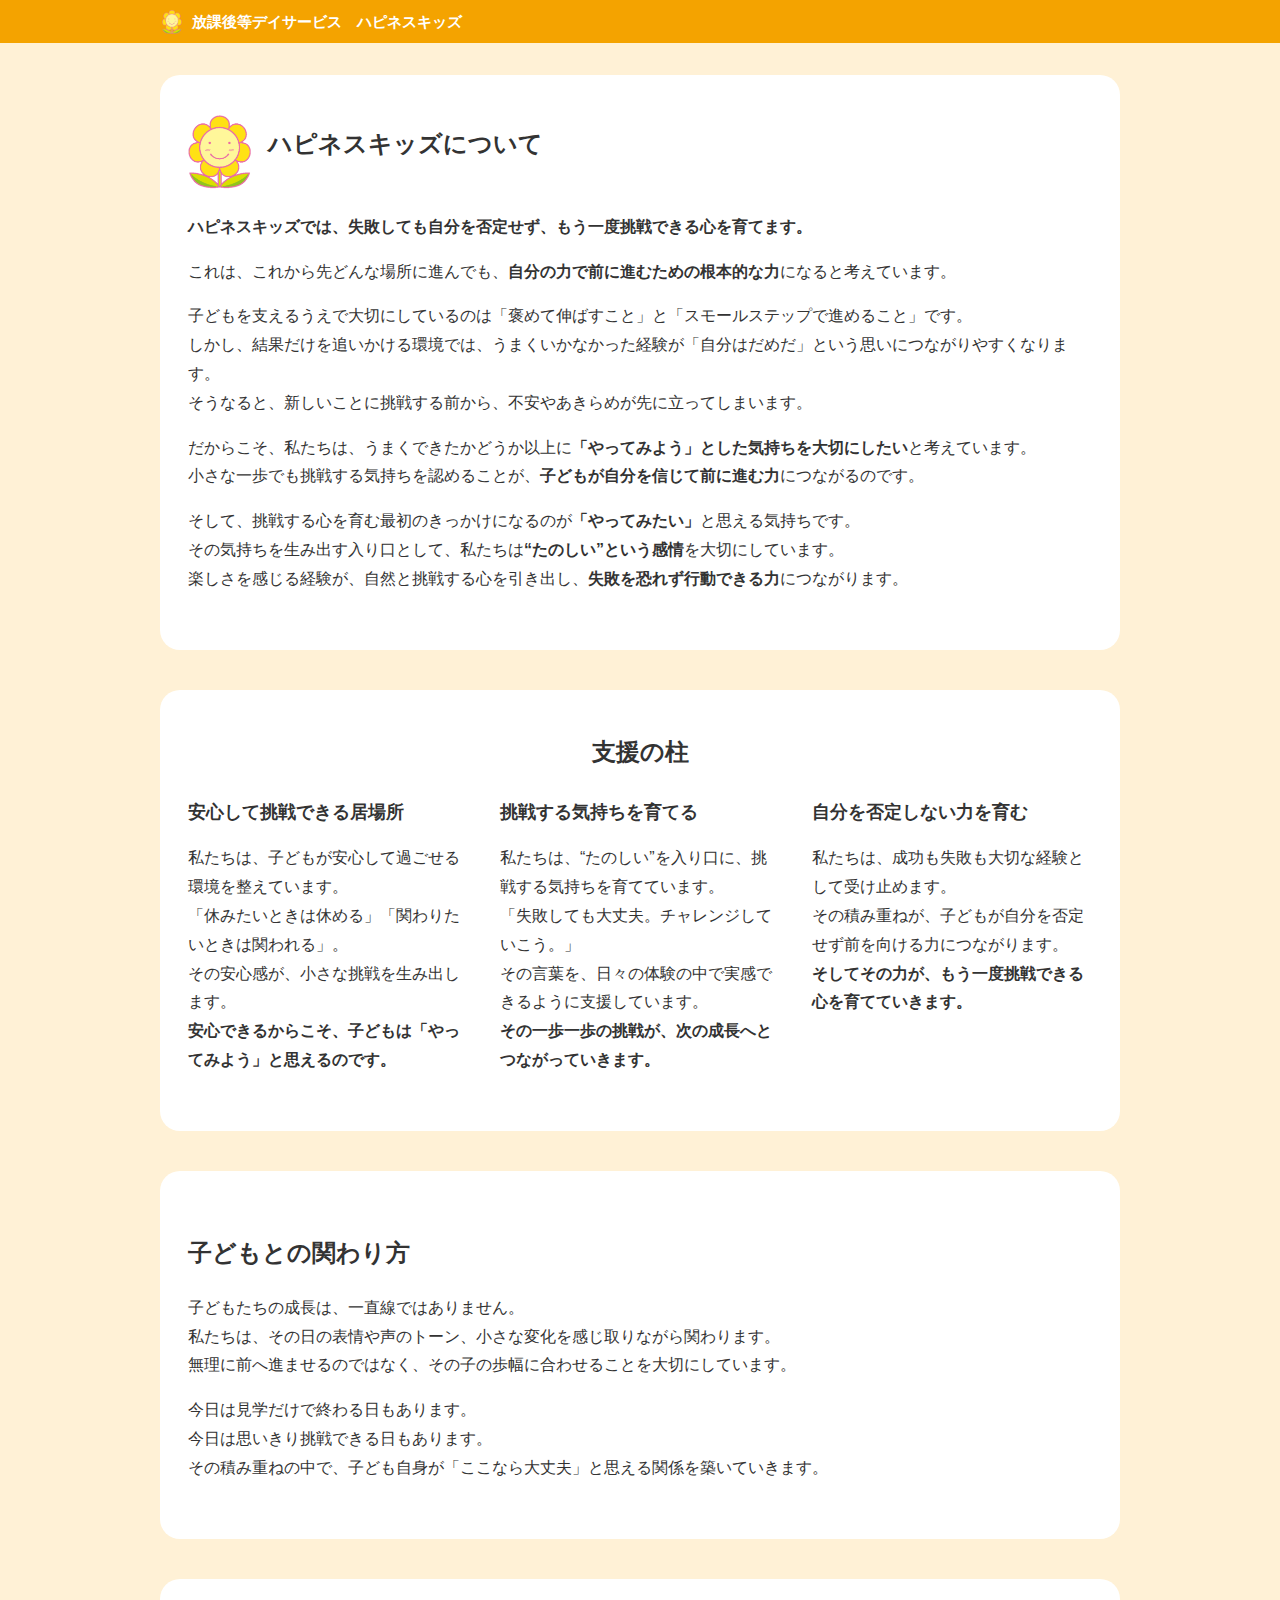
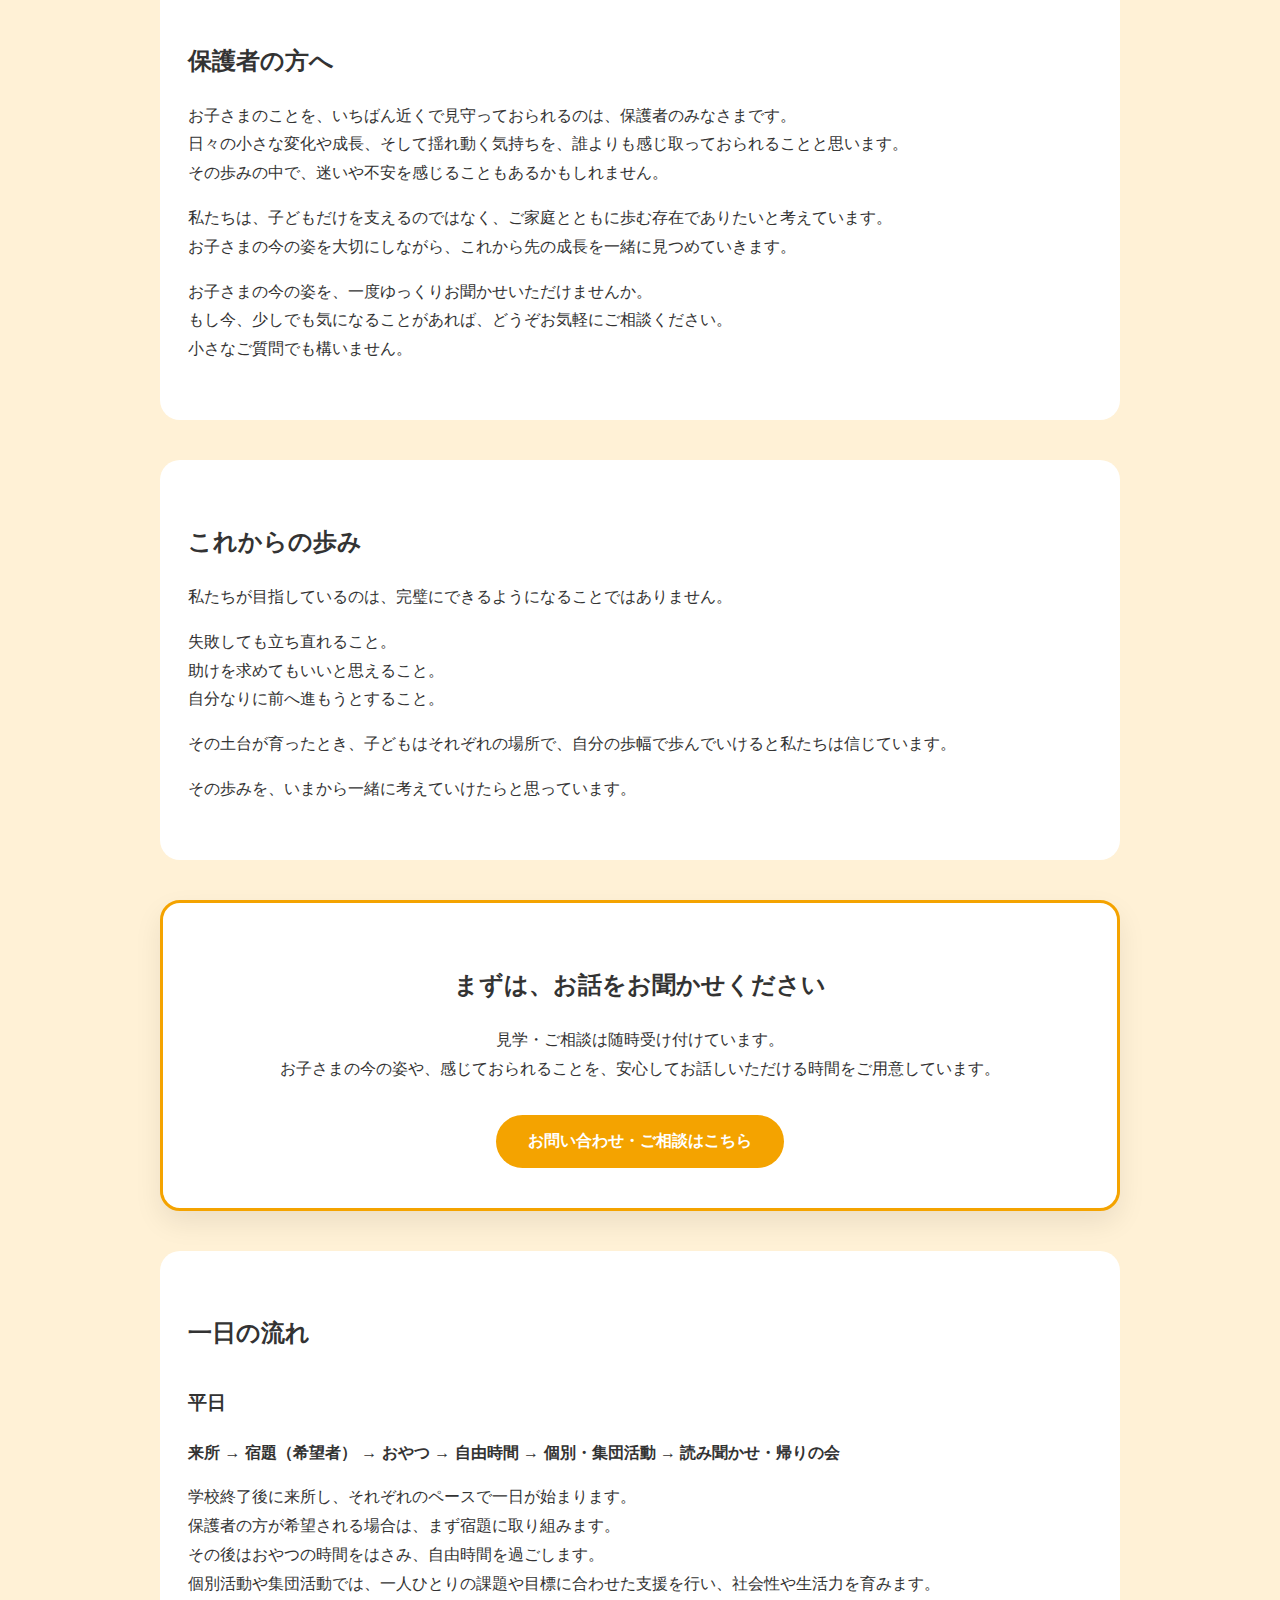
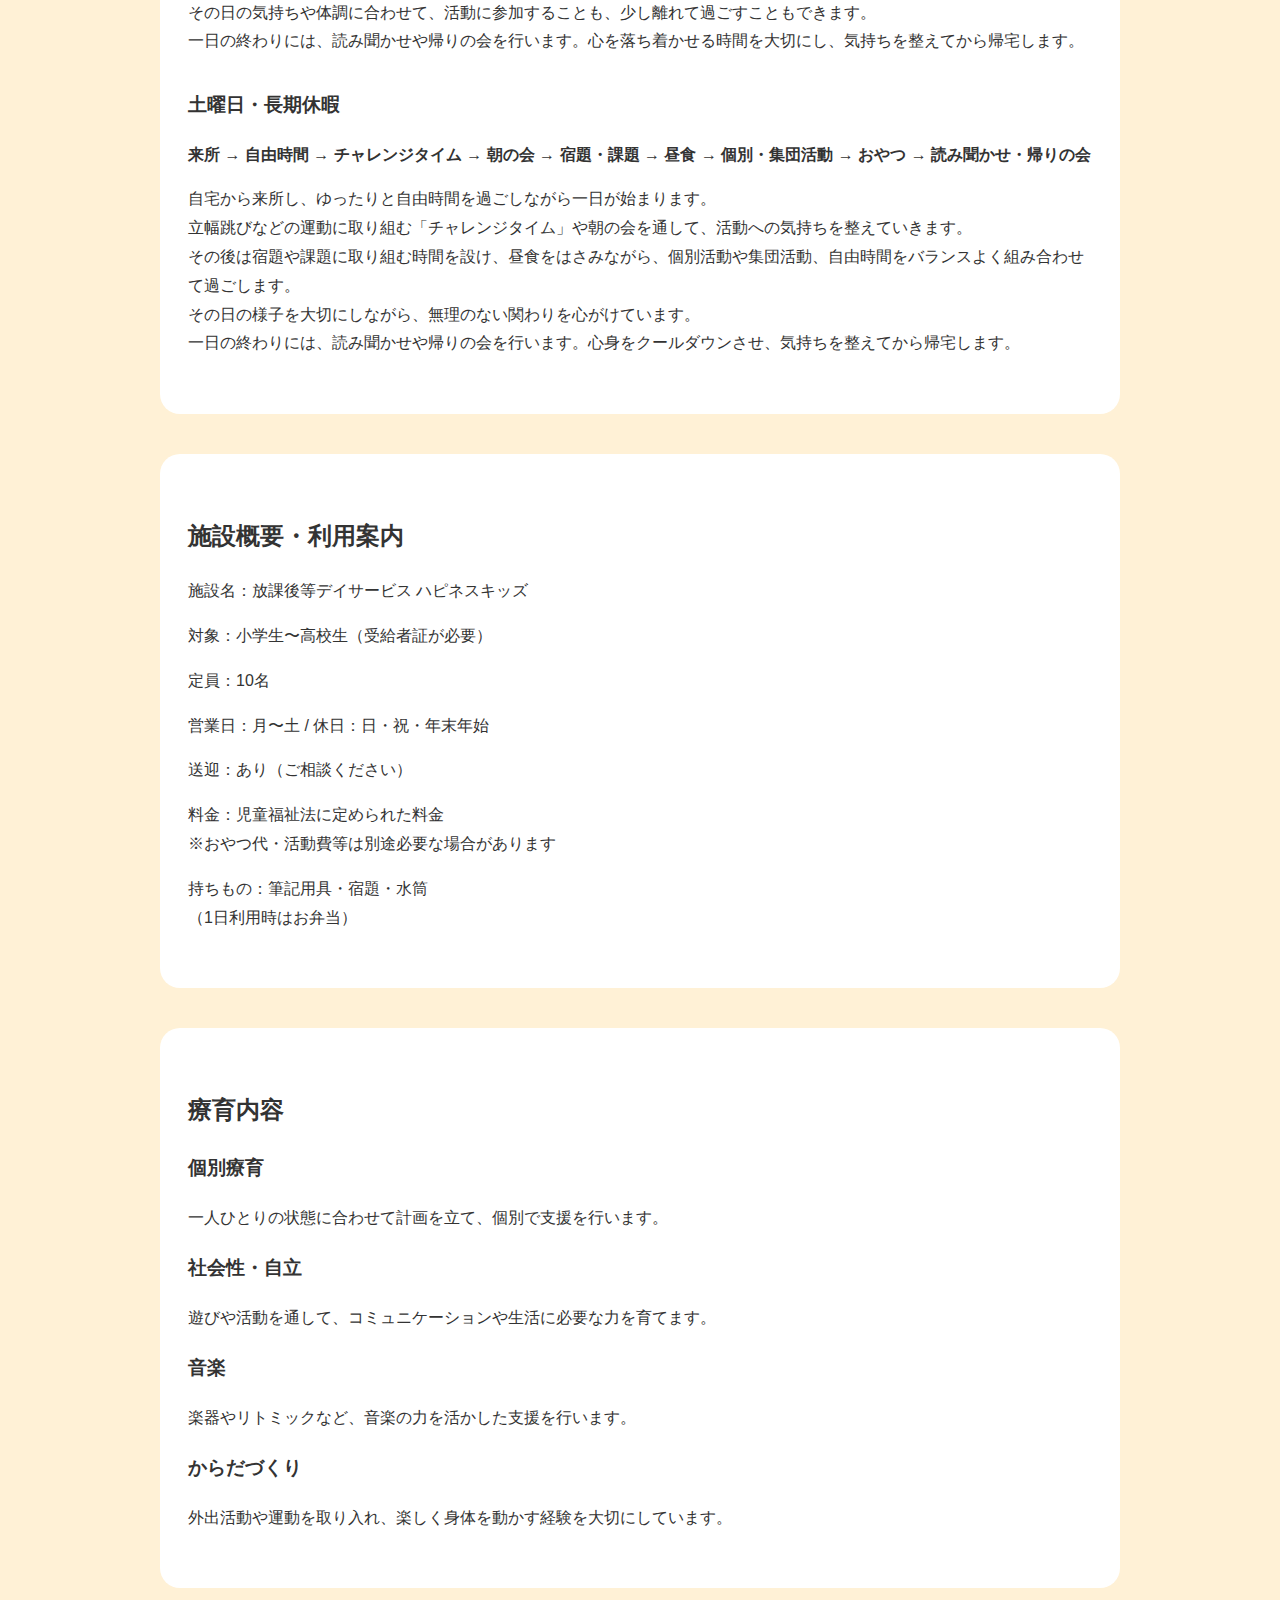
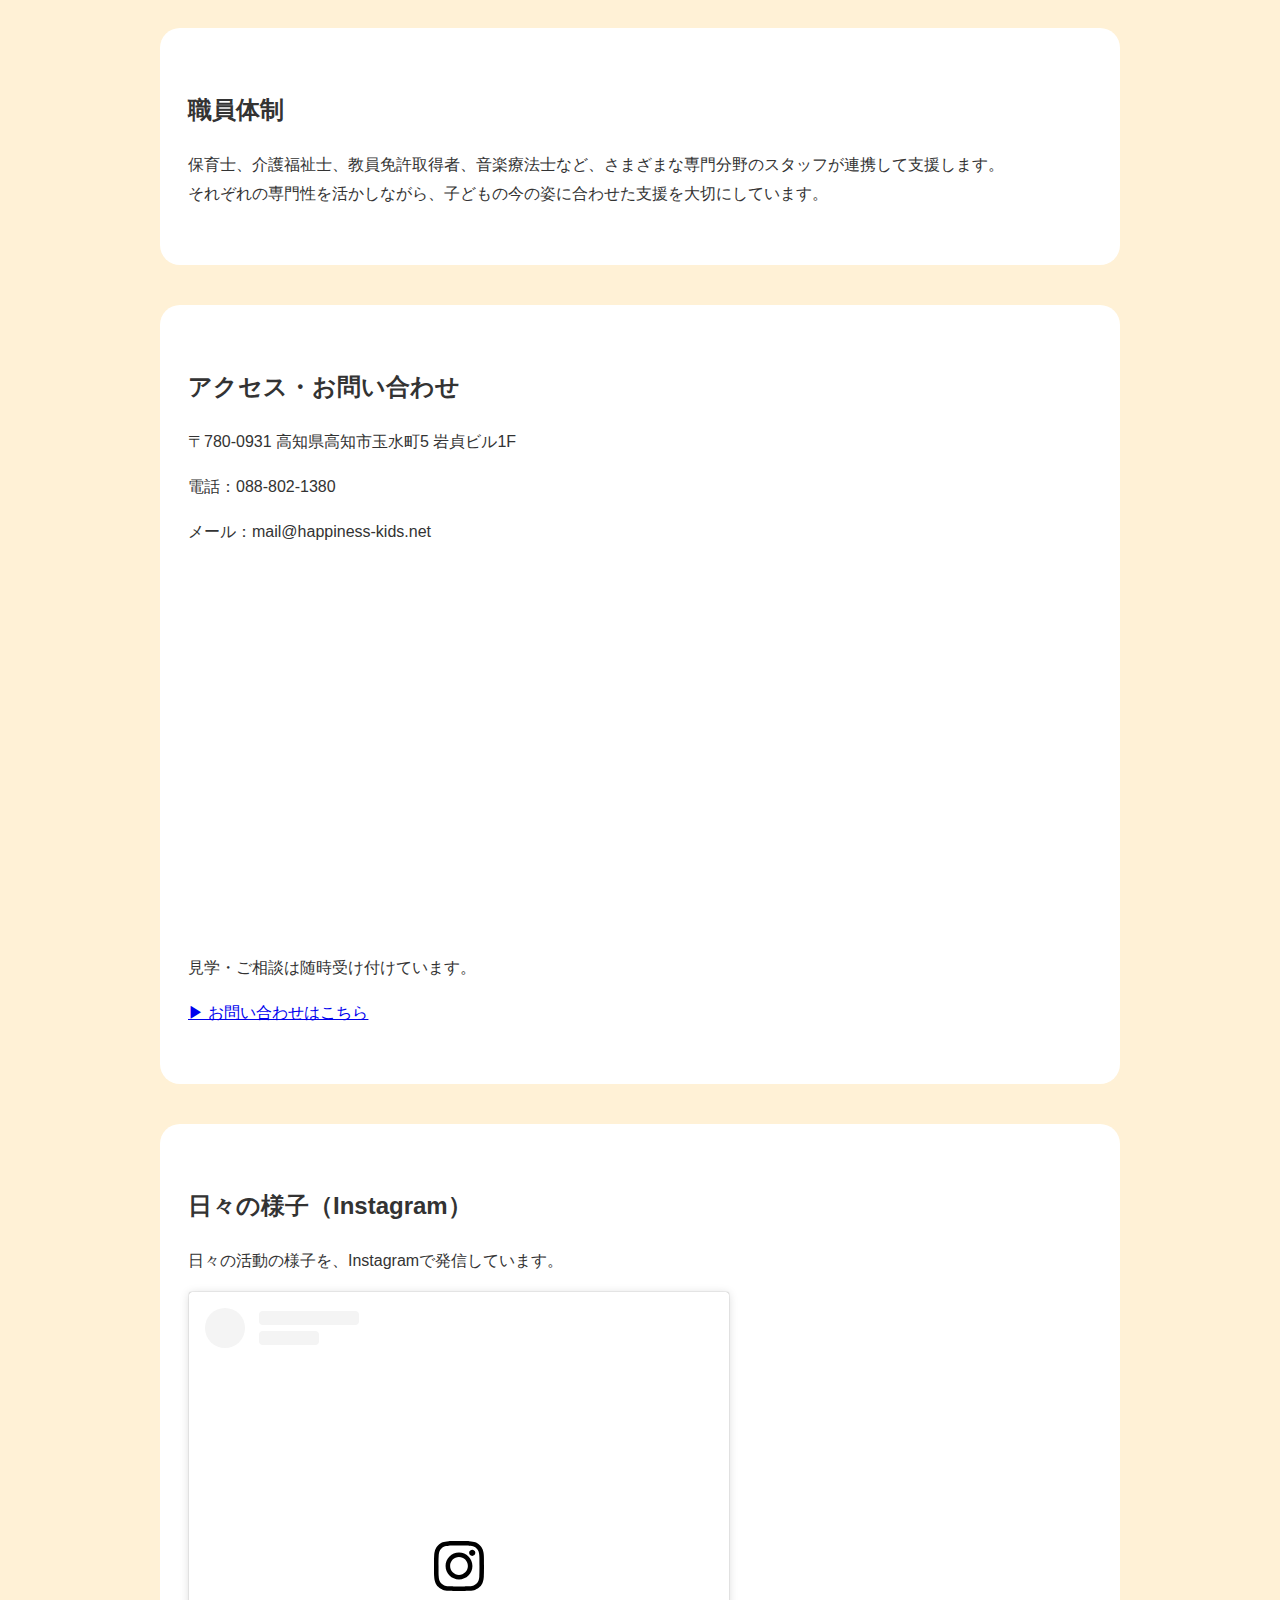
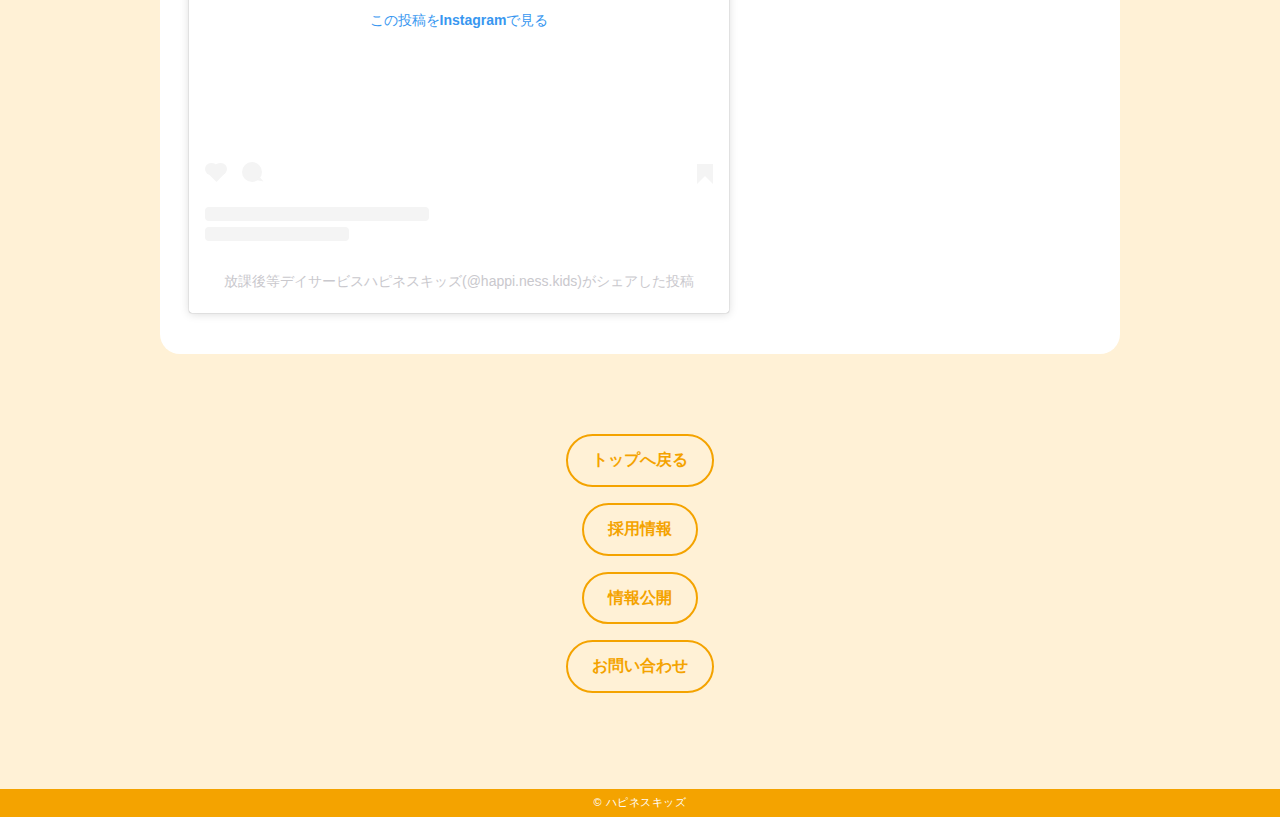
<file: about/index.html>
<!DOCTYPE html>
<!-- about/index.html Version 1.1 確定版（構造・リンク整合済み） -->
<html lang="ja">
<head>
  <meta charset="UTF-8">
  <meta name="viewport" content="width=device-width, initial-scale=1.0">
  <title>ハピネスキッズについて</title>
 <link rel="stylesheet" href="/assets/css/common.css"
</head>
<body>

<!-- ヘッダー（ページトップと完全一致） -->
<header class="site-header">
  <div class="site-header-inner">
    <img src="/assets/images/icon.png" class="site-icon" alt="">
    <span class="site-title">放課後等デイサービス　ハピネスキッズ</span>
  </div>
</header>

<!-- イントロ部 -->
<section class="about-intro">
  <div class="about-intro-header">
    <img src="/assets/images/icon.png" class="about-intro-icon" alt="">
      <h1>ハピネスキッズについて</h1>
  </div>

  <p><strong>ハピネスキッズでは、失敗しても自分を否定せず、もう一度挑戦できる心を育てます。</strong></p>

  <p>これは、これから先どんな場所に進んでも、<strong>自分の力で前に進むための根本的な力</strong>になると考えています。</p>

  <p>子どもを支えるうえで大切にしているのは「褒めて伸ばすこと」と「スモールステップで進めること」です。<br>
  しかし、結果だけを追いかける環境では、うまくいかなかった経験が「自分はだめだ」という思いにつながりやすくなります。<br>
  そうなると、新しいことに挑戦する前から、不安やあきらめが先に立ってしまいます。</p>

  <p>だからこそ、私たちは、うまくできたかどうか以上に<strong>「やってみよう」とした気持ちを大切にしたい</strong>と考えています。<br>
  小さな一歩でも挑戦する気持ちを認めることが、<strong>子どもが自分を信じて前に進む力</strong>につながるのです。</p>

  <p>そして、挑戦する心を育む最初のきっかけになるのが<strong>「やってみたい」</strong>と思える気持ちです。<br>
  その気持ちを生み出す入り口として、私たちは<strong>“たのしい”という感情</strong>を大切にしています。<br>
  楽しさを感じる経験が、自然と挑戦する心を引き出し、<strong>失敗を恐れず行動できる力</strong>につながります。</p>
</section>

<section class="about-pillars">
  <h2>支援の柱</h2>

  <div class="about-pillar-cards">
    <div class="about-pillar">
      <h3>安心して挑戦できる居場所</h3>
      <p>私たちは、子どもが安心して過ごせる環境を整えています。<br>
      「休みたいときは休める」「関わりたいときは関われる」。<br>
      その安心感が、小さな挑戦を生み出します。<br>
      <strong>安心できるからこそ、子どもは「やってみよう」と思えるのです。</strong></p>
    </div>
     <div class="about-pillar">
      <h3>挑戦する気持ちを育てる</h3>
      <p>私たちは、“たのしい”を入り口に、挑戦する気持ちを育てています。<br>
      「失敗しても大丈夫。チャレンジしていこう。」<br>
      その言葉を、日々の体験の中で実感できるように支援しています。<br>
      <strong>その一歩一歩の挑戦が、次の成長へとつながっていきます。</strong></p>
    </div>
     <div class="about-pillar">
      <h3>自分を否定しない力を育む</h3>
      <p>私たちは、成功も失敗も大切な経験として受け止めます。<br>
      その積み重ねが、子どもが自分を否定せず前を向ける力につながります。<br>
      <strong>そしてその力が、もう一度挑戦できる心を育てていきます。</strong></p>
    </div>
  </div>
</section>

<section class="about-relationship">
  <h2>子どもとの関わり方</h2>
  <p>
    子どもたちの成長は、一直線ではありません。<br>
    私たちは、その日の表情や声のトーン、小さな変化を感じ取りながら関わります。<br>
    無理に前へ進ませるのではなく、その子の歩幅に合わせることを大切にしています。
  </p>
  <p>
    今日は見学だけで終わる日もあります。<br>
    今日は思いきり挑戦できる日もあります。<br>
    その積み重ねの中で、子ども自身が「ここなら大丈夫」と思える関係を築いていきます。
  </p>
</section>

<section class="about-parents">
  <h2>保護者の方へ</h2>
  <p>お子さまのことを、いちばん近くで見守っておられるのは、保護者のみなさまです。<br>
  日々の小さな変化や成長、そして揺れ動く気持ちを、誰よりも感じ取っておられることと思います。<br>
  その歩みの中で、迷いや不安を感じることもあるかもしれません。</p>
  <p>私たちは、子どもだけを支えるのではなく、ご家庭とともに歩む存在でありたいと考えています。<br>
  お子さまの今の姿を大切にしながら、これから先の成長を一緒に見つめていきます。</p>
  <p>お子さまの今の姿を、一度ゆっくりお聞かせいただけませんか。<br>
  もし今、少しでも気になることがあれば、どうぞお気軽にご相談ください。<br>
  小さなご質問でも構いません。</p>
</section>

<section class="about-future">
  <h2>これからの歩み</h2>
  <p>私たちが目指しているのは、完璧にできるようになることではありません。</p>
  <p>失敗しても立ち直れること。<br>助けを求めてもいいと思えること。<br>自分なりに前へ進もうとすること。</p>
  <p>その土台が育ったとき、子どもはそれぞれの場所で、自分の歩幅で歩んでいけると私たちは信じています。</p>
  <p>その歩みを、いまから一緒に考えていけたらと思っています。</p>
</section>

<section class="about-cta">
  <h2>まずは、お話をお聞かせください</h2>
  <p>見学・ご相談は随時受け付けています。<br>
  お子さまの今の姿や、感じておられることを、安心してお話しいただける時間をご用意しています。</p>
  <a href="../contact/index.html" class="about-cta-button">お問い合わせ・ご相談はこちら</a>
</section>

<!-- 一日の流れ（CTAの下に配置） -->
<section class="about-daily-flow">
  <h2>一日の流れ</h2>

  <h3>平日</h3>
  <p><strong>来所 → 宿題（希望者） → おやつ → 自由時間 → 個別・集団活動 → 読み聞かせ・帰りの会</strong></p>
  <p>
    学校終了後に来所し、それぞれのペースで一日が始まります。<br>
    保護者の方が希望される場合は、まず宿題に取り組みます。<br>
    その後はおやつの時間をはさみ、自由時間を過ごします。<br>
    個別活動や集団活動では、一人ひとりの課題や目標に合わせた支援を行い、社会性や生活力を育みます。<br>
    その日の気持ちや体調に合わせて、活動に参加することも、少し離れて過ごすこともできます。<br>
    一日の終わりには、読み聞かせや帰りの会を行います。心を落ち着かせる時間を大切にし、気持ちを整えてから帰宅します。
  </p>

  <h3>土曜日・長期休暇</h3>
  <p><strong>来所 → 自由時間 → チャレンジタイム → 朝の会 → 宿題・課題 → 昼食 → 個別・集団活動 → おやつ → 読み聞かせ・帰りの会</strong></p>
  <p>
    自宅から来所し、ゆったりと自由時間を過ごしながら一日が始まります。<br>
    立幅跳びなどの運動に取り組む「チャレンジタイム」や朝の会を通して、活動への気持ちを整えていきます。<br>
    その後は宿題や課題に取り組む時間を設け、昼食をはさみながら、個別活動や集団活動、自由時間をバランスよく組み合わせて過ごします。<br>
    その日の様子を大切にしながら、無理のない関わりを心がけています。<br>
    一日の終わりには、読み聞かせや帰りの会を行います。心身をクールダウンさせ、気持ちを整えてから帰宅します。
  </p>
</section>

<section class="about-overview">
  <h2>施設概要・利用案内</h2>
  <p>施設名：放課後等デイサービス ハピネスキッズ</p>
  <p>対象：小学生〜高校生（受給者証が必要）</p>
  <p>定員：10名</p>
  <p>営業日：月〜土 / 休日：日・祝・年末年始</p>
  <p>送迎：あり（ご相談ください）</p>
  <p>料金：児童福祉法に定められた料金<br>※おやつ代・活動費等は別途必要な場合があります</p>
  <p>持ちもの：筆記用具・宿題・水筒<br>（1日利用時はお弁当）</p>
</section>

<section class="about-program">
  <h2>療育内容</h2>
  <h3>個別療育</h3>
  <p>一人ひとりの状態に合わせて計画を立て、個別で支援を行います。</p>
  <h3>社会性・自立</h3>
  <p>遊びや活動を通して、コミュニケーションや生活に必要な力を育てます。</p>
  <h3>音楽</h3>
  <p>楽器やリトミックなど、音楽の力を活かした支援を行います。</p>
  <h3>からだづくり</h3>
  <p>外出活動や運動を取り入れ、楽しく身体を動かす経験を大切にしています。</p>
</section>

<section class="about-staff">
  <h2>職員体制</h2>
  <p>保育士、介護福祉士、教員免許取得者、音楽療法士など、さまざまな専門分野のスタッフが連携して支援します。<br>
  それぞれの専門性を活かしながら、子どもの今の姿に合わせた支援を大切にしています。</p>
</section>

<section class="about-access">
  <h2>アクセス・お問い合わせ</h2>
  <p>〒780-0931 高知県高知市玉水町5 岩貞ビル1F</p>
  <p>電話：088-802-1380</p>
  <p>メール：mail@happiness-kids.net</p>

  <div class="about-access-map">
    <iframe src="https://www.google.com/maps/embed?pb=!1m18!1m12!1m3!1d3324.883469299897!2d133.5118423781368!3d33.55640388486059!2m3!1f0!2f0!3f0!3m2!1i1024!2i768!4f13.1!3m3!1m2!1s0x354e1901de86b59f%3A0x2adbbe6d3705aaec!2z5pS-6Kqy5b6M562J44OH44Kk44K144O844OT44K5IOODj-ODlOODjeOCueOCreODg-OCug!5e0!3m2!1sja!2sjp!4v1772012861291!5m2!1sja!2sjp" width="100%" height="350" style="border:0;" allowfullscreen="" loading="lazy" referrerpolicy="no-referrer-when-downgrade"></iframe>
  </div>

  <p>見学・ご相談は随時受け付けています。</p>
  <p><a href="../contact/index.html">▶ お問い合わせはこちら</a></p>
</section>

<!--
【Instagram設計：決定事項】
・表示は1投稿のみ（複数表示しない）
・投稿データは ./parts/instagram.txt に記載し、差し替えで更新する
・instagram.js により自動読み込み
・instagram.txt が空の場合はセクション自動非表示
  ※空白や改行のみの場合も「空」として非表示扱い
・営業的訴求はしない（実在感・日々の様子の補強が目的）
・フォロー誘導は強く行わない
-->
<section class="about-instagram">
  <h2>日々の様子（Instagram）</h2>
  <p>日々の活動の様子を、Instagramで発信しています。</p>

  <!-- ./parts/instagram.txt にInstagramの埋め込みコードを1件のみ記載してください -->
  <div id="instagram-embed"></div>
</section>

<!-- フッターリンク -->
<section class="about-footer-links">
  <div class="about-footer-link-item">
    <a href="../index.html" class="about-button-link about-button-sub">トップへ戻る</a>
  </div>
  <div class="about-footer-link-item">
    <a href="../recruit/" class="about-button-link about-button-sub">採用情報</a>
  </div>
  <div class="about-footer-link-item">
    <a href="../disclosure/" class="about-button-link about-button-sub">情報公開</a>
  </div>
  <div class="about-footer-link-item">
    <a href="../contact/index.html" class="about-button-link about-button-sub">お問い合わせ</a>
  </div>
</section>

<!-- フッター -->
<footer class="site-footer">
  <p>&copy; ハピネスキッズ</p>
</footer>

<script src="../assets/js/instagram.js"></script>
</body>
</html>
</file>
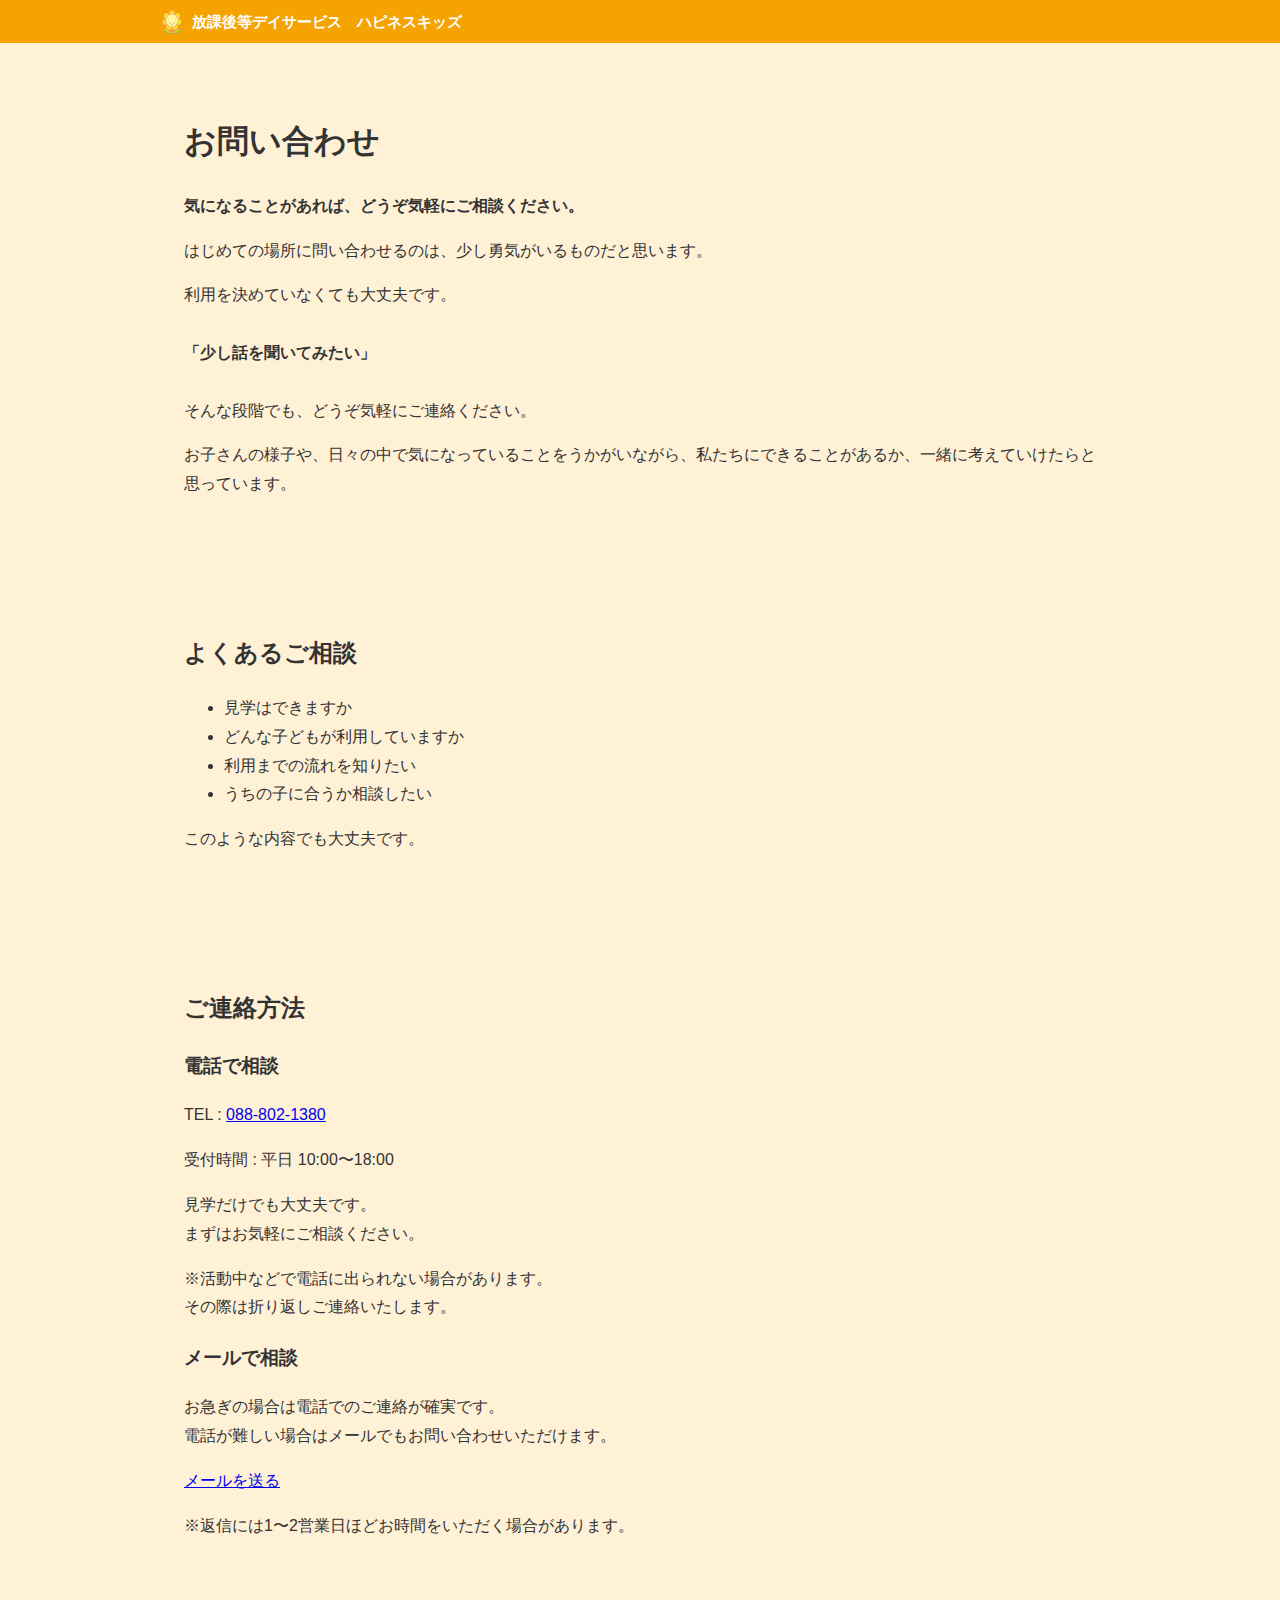
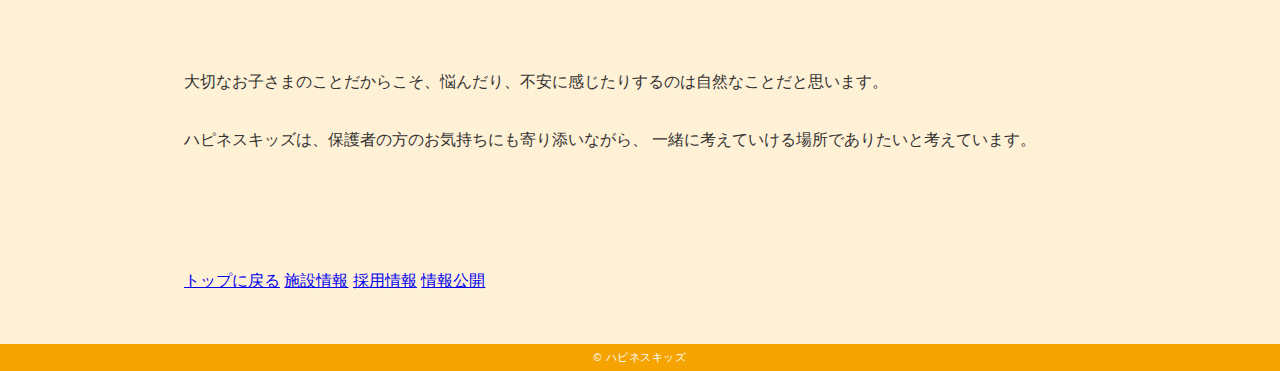
<file: contact/index.html>
<!DOCTYPE html>
<!-- contact/index.html 相談窓口ページ v1.0（確定版） -->
<html lang="ja">
<head>
  <meta charset="UTF-8">
  <meta name="viewport" content="width=device-width, initial-scale=1.0">
  <title>お問い合わせ | ハピネスキッズ</title>
  <link rel="stylesheet" href="../assets/css/common.css">
</head>
<body>

<!-- ヘッダー（aboutページと統一） -->
<header class="site-header">
  <div class="site-header-inner">
    <img src="/assets/images/icon.png" class="site-icon" alt="">
    <span class="site-title">放課後等デイサービス　ハピネスキッズ</span>
  </div>
</header>

<!-- ==============================
     Hero + Intro（統合カード）
============================== -->
<section class="contact-hero-intro">
  <div class="container">
    <h1>お問い合わせ</h1>

    <p>
      <strong>気になることがあれば、どうぞ気軽にご相談ください。</strong>
    </p>

    <p>
      はじめての場所に問い合わせるのは、少し勇気がいるものだと思います。
    </p>

    <p>
      利用を決めていなくても大丈夫です。<br><br>
      <strong>「少し話を聞いてみたい」</strong><br><br>
      そんな段階でも、どうぞ気軽にご連絡ください。
    </p>

    <p>
      お子さんの様子や、日々の中で気になっていることをうかがいながら、私たちにできることがあるか、一緒に考えていけたらと思っています。
    </p>
  </div>
</section>


<!-- ==============================
     よくあるご相談（カード化）
============================== -->
<section class="contact-faq">
  <div class="container">
    <h2>よくあるご相談</h2>
    <ul class="contact-faq-list">
      <li>見学はできますか</li>
      <li>どんな子どもが利用していますか</li>
      <li>利用までの流れを知りたい</li>
      <li>うちの子に合うか相談したい</li>
    </ul>
    <p>
      このような内容でも大丈夫です。
    </p>
  </div>
</section>


<!-- ==============================
     ご連絡方法
============================== -->

<section class="contact-methods-wrapper">
  <div class="container">

    <h2>ご連絡方法</h2>

    <div class="contact-cards">

      <div class="contact-card">
        <h3>電話で相談</h3>
        <p class="contact-phone">
          TEL : <a href="tel:0888021380" class="contact-phone-link" aria-label="電話をかける 088-802-1380">088-802-1380</a>
        </p>
                 
        <p>受付時間 : 平日 10:00〜18:00</p>
         
        <!-- ★ここに見学案内を移動、統合 -->
        <p class="contact-assist-text">
          見学だけでも大丈夫です。<br>
          まずはお気軽にご相談ください。
        </p> 

        <p class="contact-note">
          ※活動中などで電話に出られない場合があります。<br>
          その際は折り返しご連絡いたします。
        </p>
       
      </div>

      <div class="contact-card">
        <h3>メールで相談</h3>
        <p>
          お急ぎの場合は電話でのご連絡が確実です。<br>
          電話が難しい場合はメールでもお問い合わせいただけます。
        </p>
        <p>
          <a href="mailto:mail@happiness-kids.net" class="contact-mail-button" aria-label="メールで問い合わせる">メールを送る</a>
        </p>
        <p class="contact-note">
          ※返信には1〜2営業日ほどお時間をいただく場合があります。
        </p>
      </div>

    </div>

  </div>
</section>
<!-- ==============================
     クロージング
============================== -->
<section class="contact-closing">
  <div class="container">
    <p>
      大切なお子さまのことだからこそ、悩んだり、不安に感じたりするのは自然なことだと思います。<br><br>
      ハピネスキッズは、保護者の方のお気持ちにも寄り添いながら、
      一緒に考えていける場所でありたいと考えています。
    </p>
  </div>
</section>

<!-- フッターリンク（aboutページ構造に合わせる） -->
<section class="footer-nav">
  <a href="../index.html" class="footer-button back-to-top">トップに戻る</a>
  <a href="../about/" class="footer-button">施設情報</a>
  <a href="../recruit/" class="footer-button">採用情報</a>
  <a href="../disclosure/" class="footer-button">情報公開</a>
</section>

<!-- フッター -->
<footer class="site-footer">
  <p>&copy; ハピネスキッズ</p>
</footer>

</body>
</html>
</file>
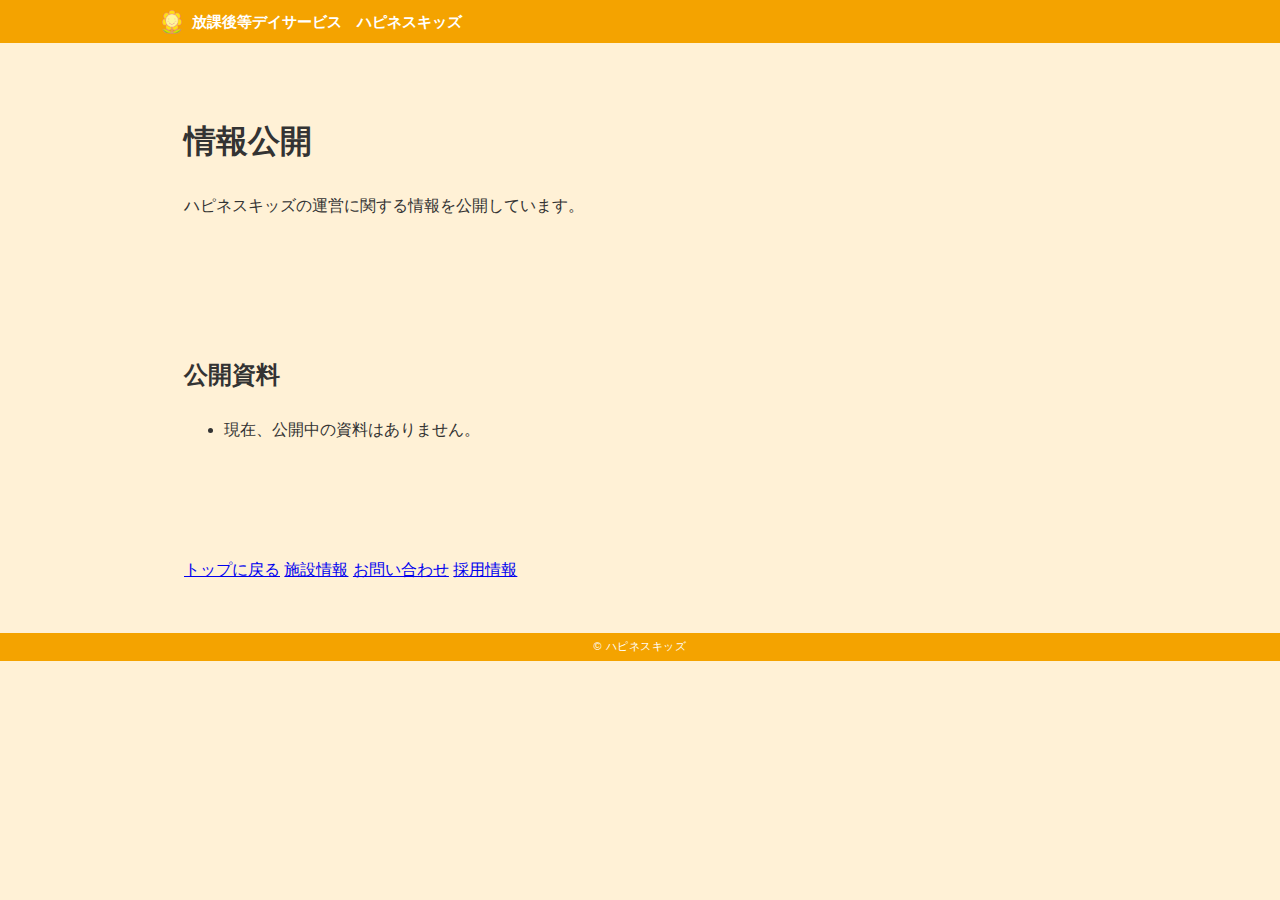
<file: disclosure/index.html>
<!DOCTYPE html>
<!-- disclosure/index.html 情報公開ページ v1.0 -->
<html lang="ja">
<head>
  <meta charset="UTF-8">
  <meta name="viewport" content="width=device-width, initial-scale=1.0">
  <title>情報公開 | ハピネスキッズ</title>
  <link rel="stylesheet" href="../assets/css/common.css" />
</head>
<body>

<!-- ヘッダー -->
<header class="site-header">
  <div class="site-header-inner">
    <img src="../assets/images/icon.png" class="site-icon" alt="">
    <span class="site-title">放課後等デイサービス　ハピネスキッズ</span>
  </div>
</header>

<!-- イントロ -->
<section class="disclosure-intro">
  <h1>情報公開</h1>
  <p>ハピネスキッズの運営に関する情報を公開しています。</p>
</section>

<!-- 資料一覧 -->
<section class="disclosure-files">
  <h2>公開資料</h2>
  <ul id="disclosure-list" class="disclosure-list"></ul>
</section>

<!-- フッターリンク -->
<section class="footer-nav">
  <a href="../" class="footer-button back-to-top">トップに戻る</a>
  <a href="../about/" class="footer-button">施設情報</a>
  <a href="../contact/" class="footer-button">お問い合わせ</a>
  <a href="../recruit/" class="footer-button">採用情報</a>
</section>

<!-- フッター -->
<footer class="site-footer">
  <p>&copy; ハピネスキッズ</p>
</footer>

<script src="../assets/js/disclosure.js"></script>
</body>
</html>
</file>
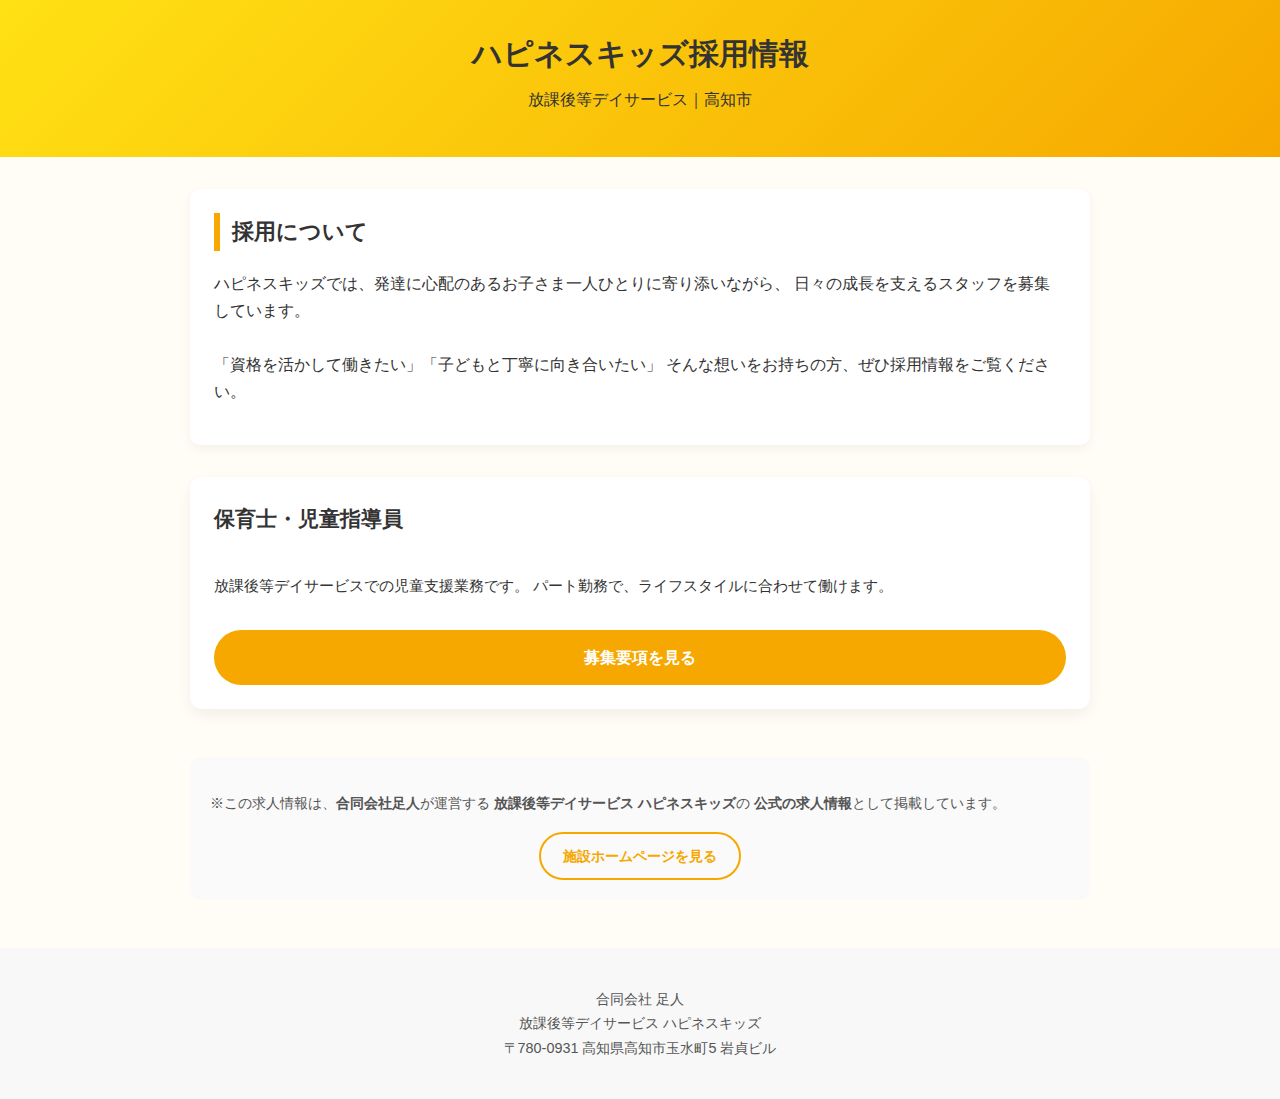
<file: recruit/index.html>
<!DOCTYPE html>
<html lang="ja">
<head>
  <meta charset="UTF-8">
  <title>ハピネスキッズ採用情報</title>
  <link rel="canonical" href="https://happiness-kids.github.io/recruit/">
  <meta name="description" content="放課後等デイサービス ハピネスキッズ（高知市）の採用情報ページです。現在募集中の職種をご案内しています。">
  <meta name="viewport" content="width=device-width, initial-scale=1.0">

  <style>
    :root {
      --main-color: #f6a800;
      --accent-color: #ffe114;
      --bg-color: #fffdf5;
      --text-color: #333;
      --card-bg: #ffffff;
      --subtle-bg: #fafafa;
    }

    body {
      margin: 0;
      font-family: "Hiragino Kaku Gothic ProN", "Noto Sans JP", Meiryo, sans-serif;
      background-color: var(--bg-color);
      color: var(--text-color);
      line-height: 1.7;
    }

    header {
      background: linear-gradient(135deg, var(--accent-color), var(--main-color));
      padding: 28px 16px;
      text-align: center;
    }

    header h1 {
      margin: 0;
      font-size: 1.9rem;
      font-weight: 700;
    }

    header p {
      margin-top: 6px;
      font-size: 1rem;
    }

    main {
      max-width: 900px;
      margin: 32px auto;
      padding: 0 16px;
    }

    .intro {
      background: #ffffff;
      border-radius: 10px;
      padding: 24px;
      box-shadow: 0 4px 12px rgba(0,0,0,0.05);
      margin-bottom: 32px;
    }

    .intro h2 {
      margin-top: 0;
      font-size: 1.4rem;
      border-left: 6px solid var(--main-color);
      padding-left: 12px;
    }

    .jobs {
      display: grid;
      grid-template-columns: repeat(auto-fit, minmax(260px, 1fr));
      gap: 24px;
    }

    .job-card {
      background: var(--card-bg);
      border-radius: 12px;
      padding: 24px;
      box-shadow: 0 6px 16px rgba(0,0,0,0.06);
      display: flex;
      flex-direction: column;
      justify-content: space-between;
    }

    .job-card h3 {
      margin-top: 0;
      font-size: 1.3rem;
    }

    .job-card p {
      font-size: 0.95rem;
    }

    .job-card a {
      display: block;
      margin-top: 16px;
      padding: 14px;
      text-align: center;
      background-color: var(--main-color);
      color: #fff;
      text-decoration: none;
      border-radius: 999px;
      font-weight: 600;
      transition: background-color 0.2s, transform 0.1s;
    }

    .job-card a:hover {
      background-color: #e09500;
      transform: translateY(-2px);
    }

    .official-note {
      margin-top: 48px;
      background-color: var(--subtle-bg);
      border-radius: 10px;
      padding: 20px;
      font-size: 0.9rem;
      color: #555;
    }

    .site-link {
      margin-top: 16px;
      text-align: center;
    }

    .site-link a {
      display: inline-block;
      padding: 10px 22px;
      border: 2px solid var(--main-color);
      color: var(--main-color);
      border-radius: 999px;
      text-decoration: none;
      font-weight: 600;
      transition: background-color 0.2s, color 0.2s;
    }

    .site-link a:hover {
      background-color: var(--main-color);
      color: #fff;
    }

    footer {
      margin-top: 48px;
      padding: 24px 16px;
      background-color: #f8f8f8;
      text-align: center;
      font-size: 0.9rem;
      color: #555;
    }
  </style>
</head>

<body>

<header>
  <h1>ハピネスキッズ採用情報</h1>
  <p>放課後等デイサービス｜高知市</p>
</header>

<main>

  <section class="intro">
    <h2>採用について</h2>
    <p>
      ハピネスキッズでは、発達に心配のあるお子さま一人ひとりに寄り添いながら、
      日々の成長を支えるスタッフを募集しています。
      <br><br>
      「資格を活かして働きたい」「子どもと丁寧に向き合いたい」
      そんな想いをお持ちの方、ぜひ採用情報をご覧ください。
    </p>
  </section>

  <section>
    <div class="jobs">

      <div class="job-card">
        <h3>保育士・児童指導員</h3>
        <p>
          放課後等デイサービスでの児童支援業務です。
          パート勤務で、ライフスタイルに合わせて働けます。
        </p>
        <a href="job-hoikushi-jidoushidouin.html">
          募集要項を見る
        </a>
      </div>

    </div>
  </section>

  <section class="official-note">
    <p>
      ※この求人情報は、<strong>合同会社足人</strong>が運営する
      <strong>放課後等デイサービス ハピネスキッズ</strong>の
      <strong>公式の求人情報</strong>として掲載しています。
    </p>

    <div class="site-link">
      <a href="https://sites.google.com/happiness-kids.net/happiness-kids" target="_blank" rel="noopener">
        施設ホームページを見る
      </a>
    </div>
  </section>

</main>

<footer>
  <p>
    合同会社 足人<br>
    放課後等デイサービス ハピネスキッズ<br>
    〒780-0931 高知県高知市玉水町5 岩貞ビル
  </p>
</footer>

</body>
</html>
</file>
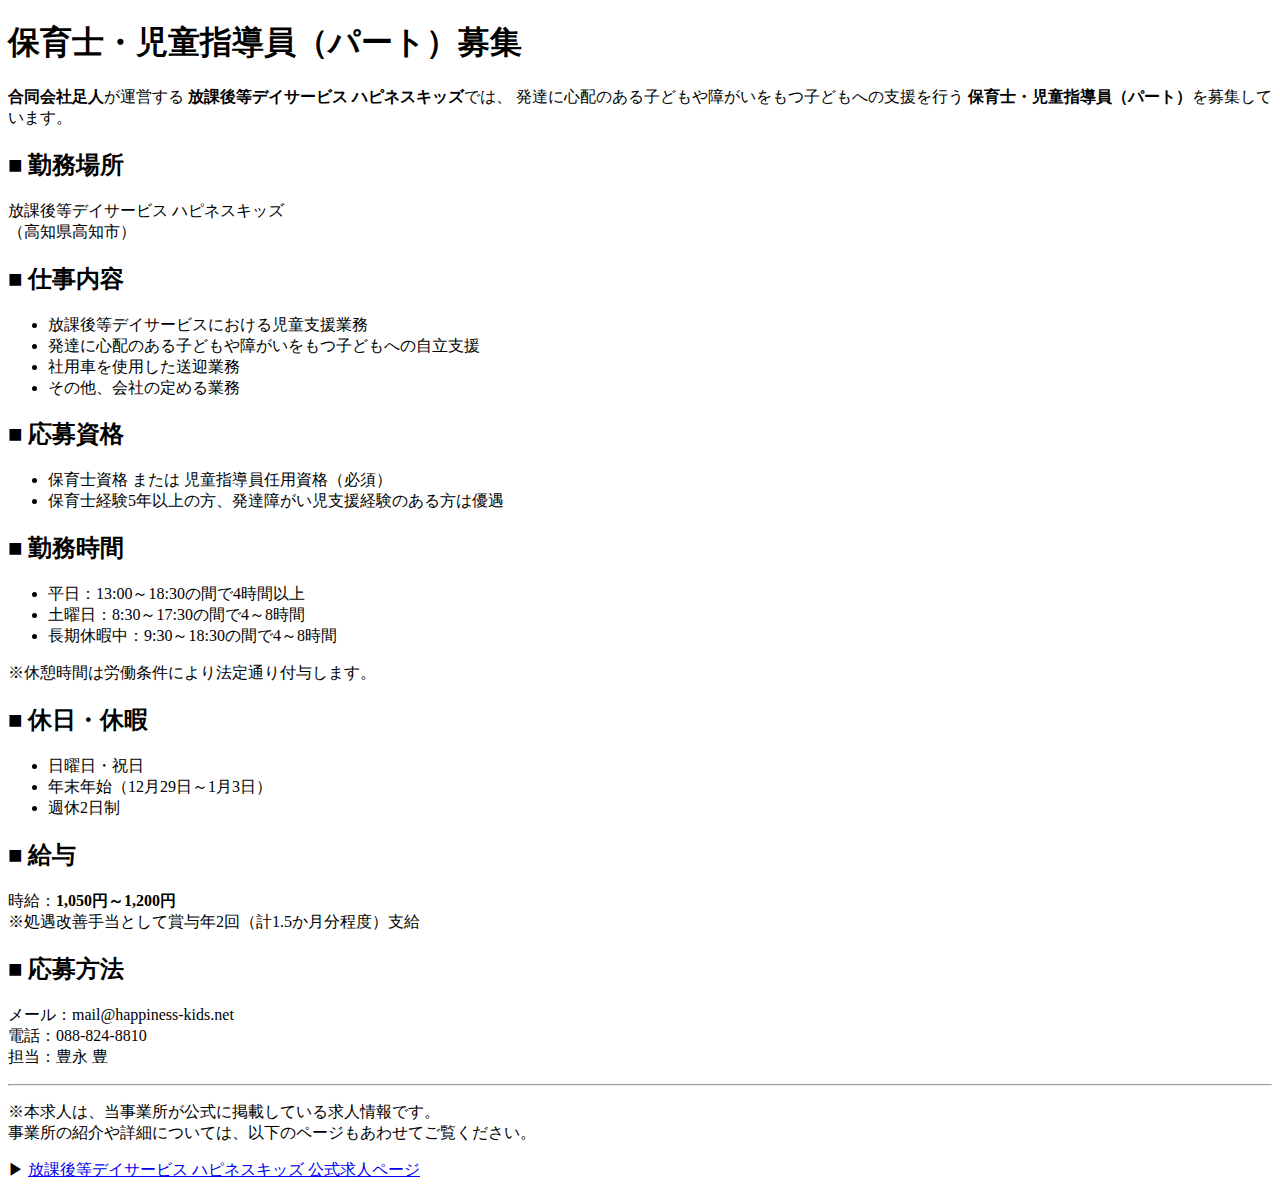
<file: job-happiness-kids.html>
<!DOCTYPE html>
<html lang="ja">
<head>
  <meta charset="UTF-8">
  <title>
    保育士・児童指導員（パート）募集｜放課後等デイサービス ハピネスキッズ｜合同会社足人
  </title>

  <meta name="description" content="
  合同会社足人が運営する放課後等デイサービス「ハピネスキッズ」（高知県高知市）では、
  発達に心配のある子どもや障がいをもつ子どもへの支援を行う
  保育士・児童指導員（パート）を募集しています。
  ">

  <!-- Google for Jobs 用 構造化データ -->
  <script type="application/ld+json">
  {
    "@context": "https://schema.org",
    "@type": "JobPosting",
    "title": "保育士・児童指導員募集（パート）｜放課後等デイサービス ハピネスキッズ",
    "description": "合同会社足人が運営する放課後等デイサービス「ハピネスキッズ」（高知県高知市）にて、発達に心配のある子どもや障がいをもつ子どもへの自立支援を行っていただきます。社用車を使用した送迎業務があります。",
    "datePosted": "2026-01-22",
    "validThrough": "2026-08-31T23:59",
    "employmentType": "PART_TIME",
    "hiringOrganization": {
      "@type": "Organization",
      "name": "合同会社足人",
      "sameAs": "https://sites.google.com/happiness-kids.net/happiness-kids",
      "department": "放課後等デイサービス ハピネスキッズ"
    },
    "jobLocation": {
      "@type": "Place",
      "name": "放課後等デイサービス ハピネスキッズ",
      "address": {
        "@type": "PostalAddress",
        "addressLocality": "高知市",
        "addressRegion": "高知県",
        "addressCountry": "JP"
      }
    },
    "baseSalary": {
      "@type": "MonetaryAmount",
      "currency": "JPY",
      "value": {
        "@type": "QuantitativeValue",
        "minValue": 1050,
        "maxValue": 1200,
        "unitText": "HOUR"
      }
    }
  }
  </script>
</head>

<body>
  <h1>保育士・児童指導員（パート）募集</h1>

  <p>
    <strong>合同会社足人</strong>が運営する
    <strong>放課後等デイサービス ハピネスキッズ</strong>では、
    発達に心配のある子どもや障がいをもつ子どもへの支援を行う
    <strong>保育士・児童指導員（パート）</strong>を募集しています。
  </p>

  <h2>■ 勤務場所</h2>
  <p>
    放課後等デイサービス ハピネスキッズ<br>
    （高知県高知市）
  </p>

  <h2>■ 仕事内容</h2>
  <ul>
    <li>放課後等デイサービスにおける児童支援業務</li>
    <li>発達に心配のある子どもや障がいをもつ子どもへの自立支援</li>
    <li>社用車を使用した送迎業務</li>
    <li>その他、会社の定める業務</li>
  </ul>

  <h2>■ 応募資格</h2>
  <ul>
    <li>保育士資格 または 児童指導員任用資格（必須）</li>
    <li>保育士経験5年以上の方、発達障がい児支援経験のある方は優遇</li>
  </ul>

  <h2>■ 勤務時間</h2>
  <ul>
    <li>平日：13:00～18:30の間で4時間以上</li>
    <li>土曜日：8:30～17:30の間で4～8時間</li>
    <li>長期休暇中：9:30～18:30の間で4～8時間</li>
  </ul>
  <p>※休憩時間は労働条件により法定通り付与します。</p>

  <h2>■ 休日・休暇</h2>
  <ul>
    <li>日曜日・祝日</li>
    <li>年末年始（12月29日～1月3日）</li>
    <li>週休2日制</li>
  </ul>

  <h2>■ 給与</h2>
  <p>
    時給：<strong>1,050円～1,200円</strong><br>
    ※処遇改善手当として賞与年2回（計1.5か月分程度）支給
  </p>

  <h2>■ 応募方法</h2>
  <p>
    メール：mail@happiness-kids.net<br>
    電話：088-824-8810<br>
    担当：豊永 豊
  </p>

  <hr>

  <p>
    ※本求人は、当事業所が公式に掲載している求人情報です。<br>
    事業所の紹介や詳細については、以下のページもあわせてご覧ください。
  </p>

  <p>
    ▶ <a href="https://sites.google.com/happiness-kids.net/happiness-kids/home/kyujin">
    放課後等デイサービス ハピネスキッズ 公式求人ページ
    </a>
  </p>
</body>
</html>
</file>
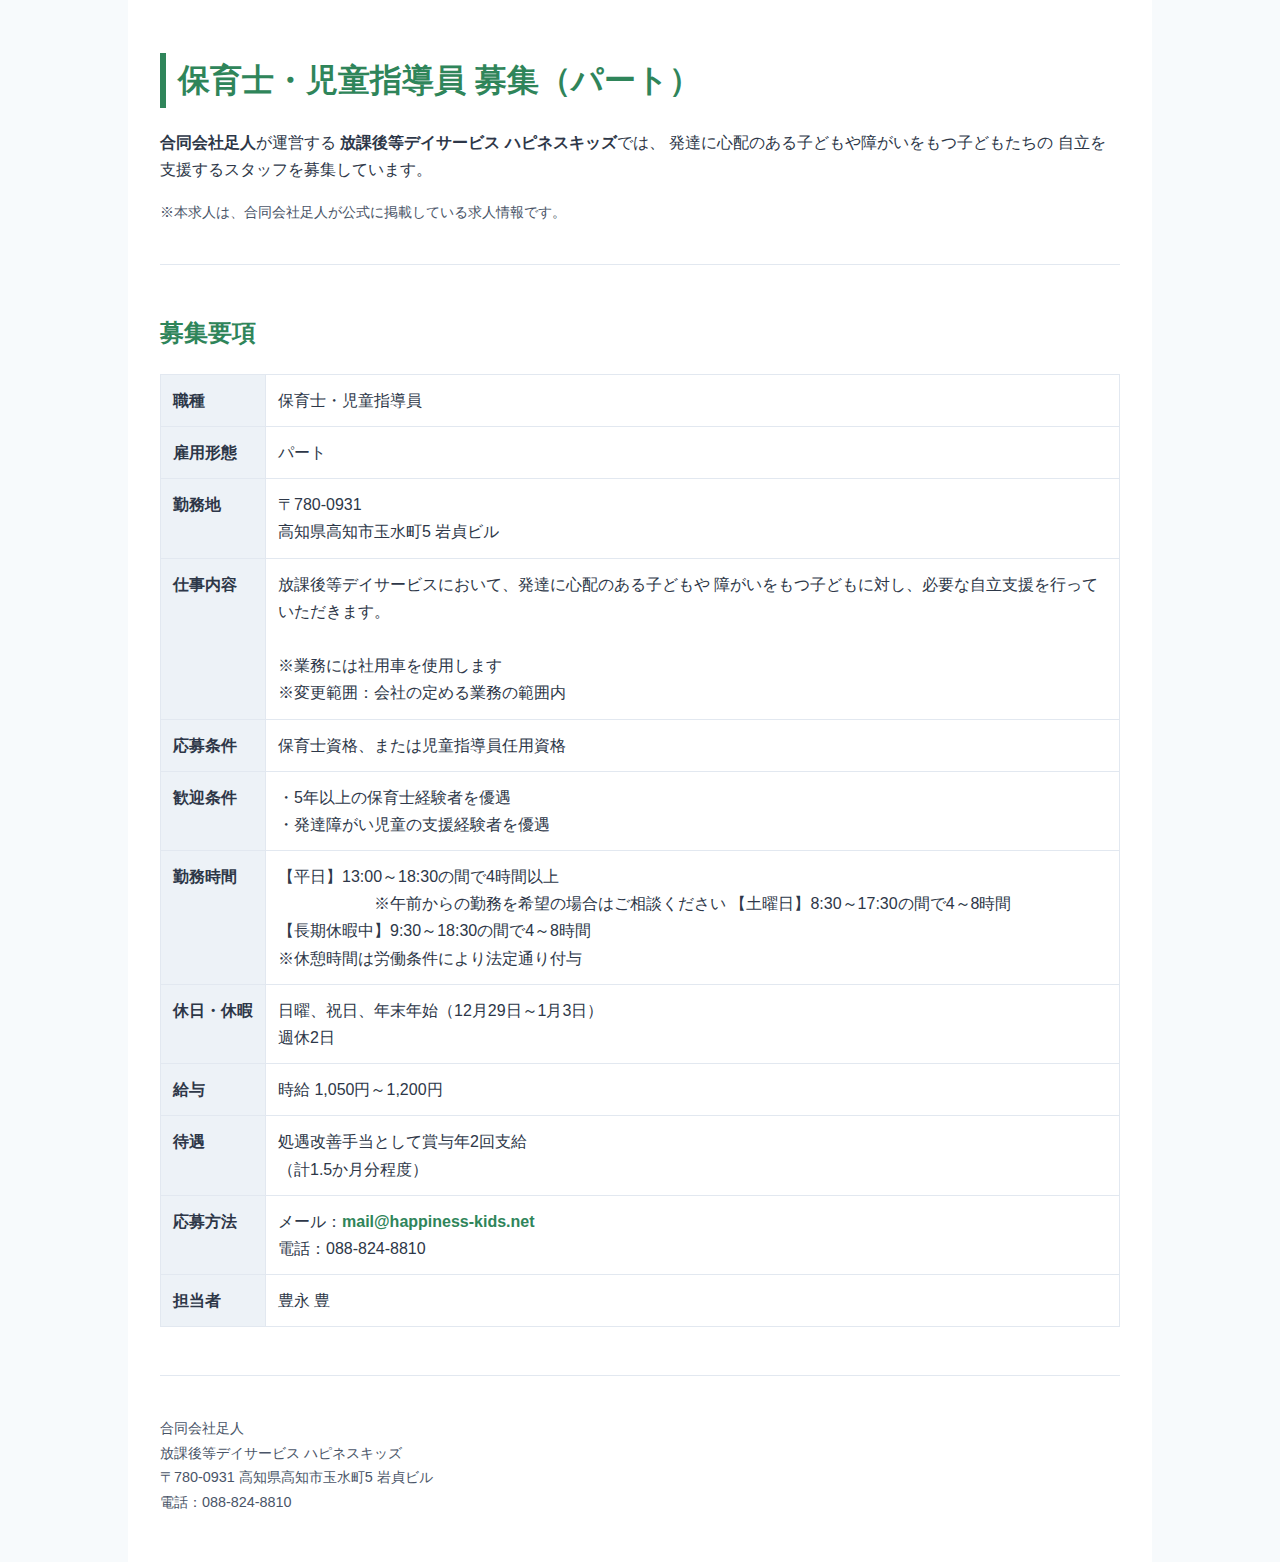
<file: job-hoikushi-jidoushidouin.html>
<!DOCTYPE html>
<html lang="ja">
<head>
  <meta charset="UTF-8">
  <title>【公式求人】保育士・児童指導員（パート）｜放課後等デイサービス ハピネスキッズ</title>
  <meta name="description" content="合同会社足人が運営する放課後等デイサービス ハピネスキッズ（高知市）では、保育士・児童指導員（パート）を募集しています。発達に心配のある子どもたちの自立支援を行うお仕事です。">
  <meta name="viewport" content="width=device-width, initial-scale=1.0">

  <!-- デザイン（index.htmlと共通） -->
  <style>
    body {
      font-family: -apple-system, BlinkMacSystemFont, "Segoe UI", "Hiragino Kaku Gothic ProN", Meiryo, sans-serif;
      color: #2d3748;
      background-color: #f7fafc;
      margin: 0;
      padding: 0;
      line-height: 1.7;
    }

    .container {
      max-width: 960px;
      margin: 0 auto;
      background-color: #ffffff;
      padding: 32px;
    }

    h1 {
      color: #2f855a;
      border-left: 6px solid #2f855a;
      padding-left: 12px;
    }

    h2 {
      color: #2f855a;
      margin-top: 48px;
    }

    p {
      margin: 16px 0;
    }

    hr {
      border: none;
      border-top: 1px solid #e2e8f0;
      margin: 40px 0;
    }

    table {
      width: 100%;
      border-collapse: collapse;
      margin-top: 16px;
    }

    th {
      background-color: #edf2f7;
      text-align: left;
      padding: 12px;
      border: 1px solid #e2e8f0;
      white-space: nowrap;
      vertical-align: top;
    }

    td {
      padding: 12px;
      border: 1px solid #e2e8f0;
      vertical-align: top;
    }

    a {
      color: #2f855a;
      font-weight: bold;
      text-decoration: none;
    }

    a:hover {
      text-decoration: underline;
    }

    .note {
      font-size: 0.9em;
      color: #4a5568;
    }

    footer {
      font-size: 0.9em;
      color: #4a5568;
      margin-top: 48px;
    }
  </style>

  <!-- Google仕事検索用 構造化データ -->
  <script type="application/ld+json">
  {
    "@context": "https://schema.org/",
    "@type": "JobPosting",
    "title": "保育士・児童指導員（パート）",
    "description": "放課後等デイサービスにおいて、発達に心配のある子どもや障がいをもつ子どもに対し、必要な自立支援を行っていただきます。",
    "datePosted": "2026-01-23",
    "validThrough": "2026-08-31",
    "employmentType": "PART_TIME",
    "hiringOrganization": {
      "@type": "Organization",
      "name": "合同会社足人",
      "sameAs": "https://sites.google.com/happiness-kids.net/happiness-kids"
    },
    "jobLocation": {
      "@type": "Place",
      "address": {
        "@type": "PostalAddress",
        "streetAddress": "玉水町5 岩貞ビル",
        "addressLocality": "高知市",
        "addressRegion": "高知県",
        "postalCode": "780-0931",
        "addressCountry": "JP"
      }
    },
    "baseSalary": {
      "@type": "MonetaryAmount",
      "currency": "JPY",
      "value": {
        "@type": "QuantitativeValue",
        "minValue": 1050,
        "maxValue": 1200,
        "unitText": "HOUR"
      }
    }
  }
  </script>
</head>

<body>

  <div class="container">

    <h1>保育士・児童指導員 募集（パート）</h1>

    <p>
      <strong>合同会社足人</strong>が運営する
      <strong>放課後等デイサービス ハピネスキッズ</strong>では、
      発達に心配のある子どもや障がいをもつ子どもたちの
      自立を支援するスタッフを募集しています。
    </p>

    <p class="note">
      ※本求人は、合同会社足人が公式に掲載している求人情報です。
    </p>

    <hr>

    <h2>募集要項</h2>

    <table>
      <tr>
        <th>職種</th>
        <td>保育士・児童指導員</td>
      </tr>
      <tr>
        <th>雇用形態</th>
        <td>パート</td>
      </tr>
      <tr>
        <th>勤務地</th>
        <td>
          〒780-0931<br>
          高知県高知市玉水町5 岩貞ビル
        </td>
      </tr>
      <tr>
        <th>仕事内容</th>
        <td>
          放課後等デイサービスにおいて、発達に心配のある子どもや
          障がいをもつ子どもに対し、必要な自立支援を行っていただきます。<br><br>
          ※業務には社用車を使用します<br>
          ※変更範囲：会社の定める業務の範囲内
        </td>
      </tr>
      <tr>
        <th>応募条件</th>
        <td>保育士資格、または児童指導員任用資格</td>
      </tr>
      <tr>
        <th>歓迎条件</th>
        <td>
          ・5年以上の保育士経験者を優遇<br>
          ・発達障がい児童の支援経験者を優遇
        </td>
      </tr>
      <tr>
        <th>勤務時間</th>
        <td>
          【平日】13:00～18:30の間で4時間以上<br>
　　　　　　※午前からの勤務を希望の場合はご相談ください
          【土曜日】8:30～17:30の間で4～8時間<br>
          【長期休暇中】9:30～18:30の間で4～8時間<br>
          ※休憩時間は労働条件により法定通り付与
        </td>
      </tr>
      <tr>
        <th>休日・休暇</th>
        <td>
          日曜、祝日、年末年始（12月29日～1月3日）<br>
          週休2日
        </td>
      </tr>
      <tr>
        <th>給与</th>
        <td>時給 1,050円～1,200円</td>
      </tr>
      <tr>
        <th>待遇</th>
        <td>
          処遇改善手当として賞与年2回支給<br>
          （計1.5か月分程度）
        </td>
      </tr>
      <tr>
        <th>応募方法</th>
        <td>
          メール：<a href="mailto:mail@happiness-kids.net">mail@happiness-kids.net</a><br>
          電話：088-824-8810
        </td>
      </tr>
      <tr>
        <th>担当者</th>
        <td>豊永 豊</td>
      </tr>
    </table>

    <footer>
      <hr>
      <p>
        合同会社足人<br>
        放課後等デイサービス ハピネスキッズ<br>
        〒780-0931 高知県高知市玉水町5 岩貞ビル<br>
        電話：088-824-8810
      </p>
    </footer>

  </div>

</body>
</html>
</file>
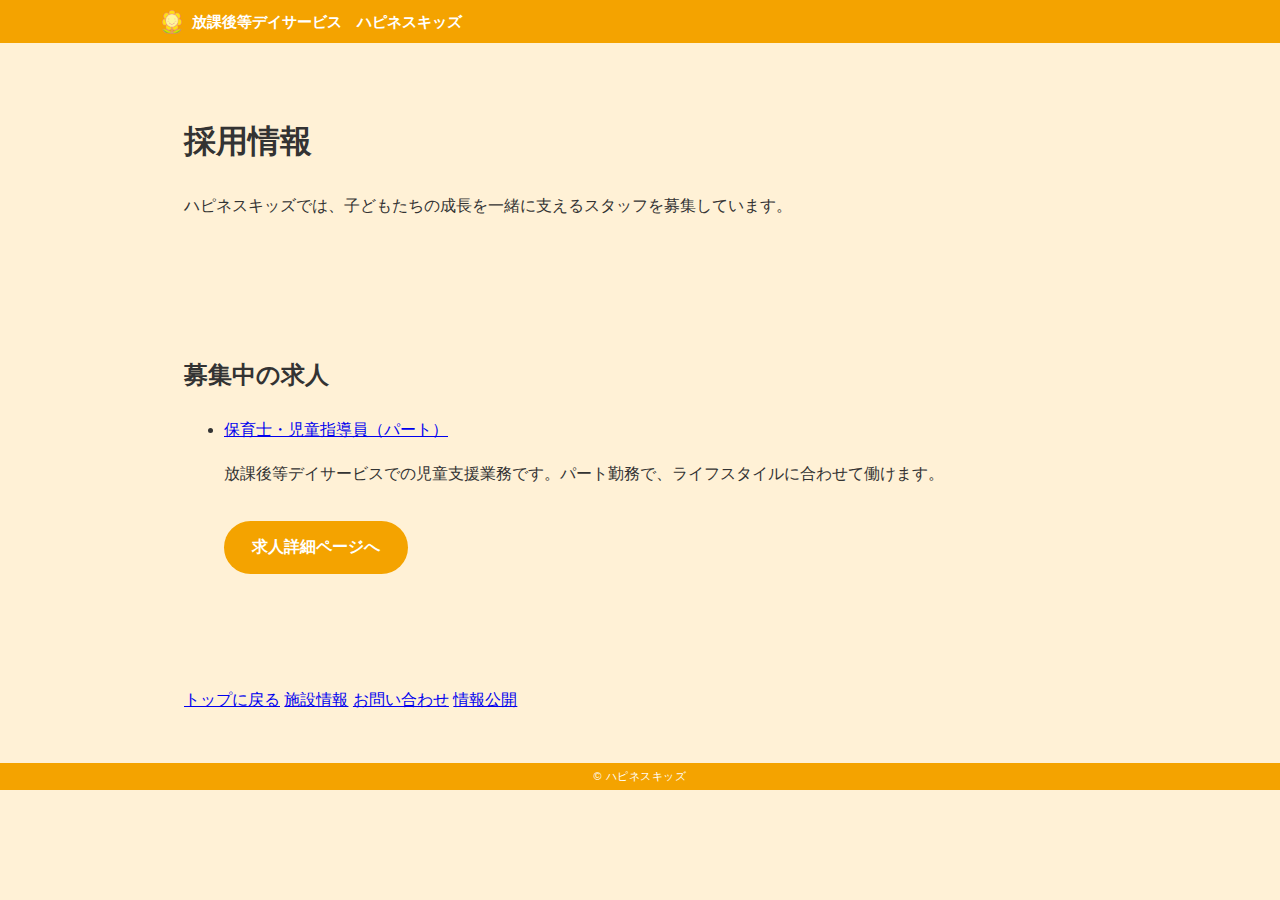
<file: recruit/index2.html>
<!DOCTYPE html>
<!-- recruit/index2.html 採用情報ページ v1.0 -->
<!-- ※完成・テスト後に index.html と差し替える -->
<!-- リンク変更時注意：footer-nav の ../recruit/ がこのページを指す -->
<html lang="ja">
<head>
  <meta charset="UTF-8">
  <meta name="viewport" content="width=device-width, initial-scale=1.0">
  <title>採用情報 | ハピネスキッズ</title>
  <link rel="stylesheet" href="../assets/css/common.css">
</head>
<body>

<!-- ヘッダー -->
<header class="site-header">
  <div class="site-header-inner">
    <img src="../assets/images/icon.png" class="site-icon" alt="">
    <span class="site-title">放課後等デイサービス　ハピネスキッズ</span>
  </div>
</header>

<!-- イントロ -->
<section class="recruit-intro">
  <h1>採用情報</h1>
  <p>ハピネスキッズでは、子どもたちの成長を一緒に支えるスタッフを募集しています。</p>
</section>

<!-- 求人一覧 -->
<section class="recruit-jobs">
  <h2>募集中の求人</h2>
  <ul id="recruit-list" class="recruit-list"></ul>
</section>

<!-- フッターリンク -->
<section class="footer-nav">
  <a href="../" class="footer-button back-to-top">トップに戻る</a>
  <a href="../about/" class="footer-button">施設情報</a>
  <a href="../contact/" class="footer-button">お問い合わせ</a>
  <a href="../disclosure/" class="footer-button">情報公開</a>
</section>

<!-- フッター -->
<footer class="site-footer">
  <p>&copy; ハピネスキッズ</p>
</footer>

<script src="../assets/js/jobs.js"></script>
</body>
</html>
</file>
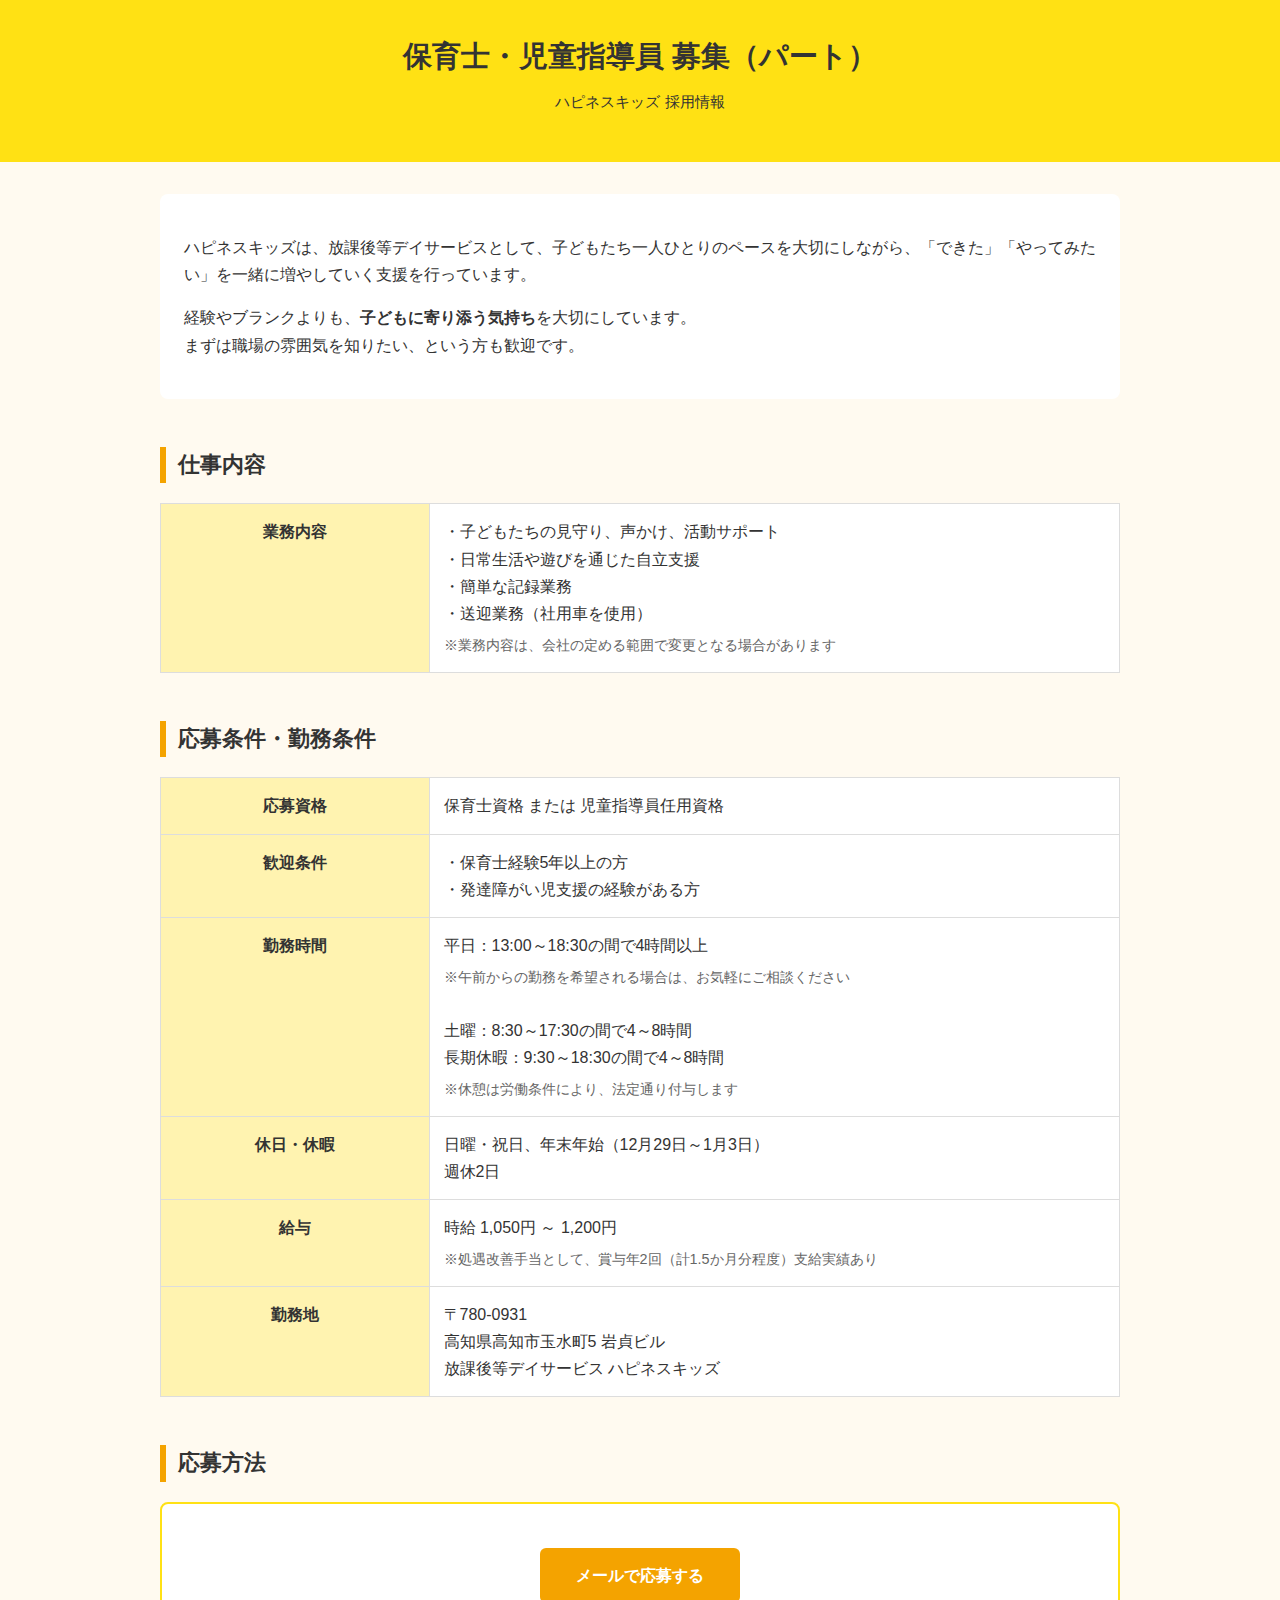
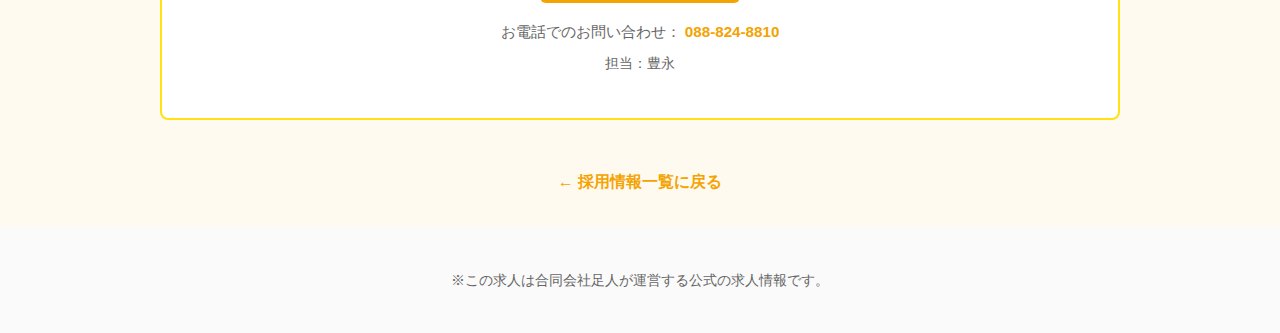
<file: recruit/job-hoikushi-jidoushidouin.html>
<!DOCTYPE html>
<html lang="ja">
<head>
<meta charset="UTF-8">
<meta name="viewport" content="width=device-width, initial-scale=1.0">

<title>保育士・児童指導員（パート）｜ハピネスキッズ採用情報</title>

<style>
:root {
  --main-color: #ffe114;
  --accent-color: #f4a300;
  --text-color: #333;
  --sub-text: #666;
  --bg-color: #fffaf0;
}

body {
  margin: 0;
  font-family: -apple-system, BlinkMacSystemFont, "Segoe UI", sans-serif;
  background: var(--bg-color);
  color: var(--text-color);
  line-height: 1.7;
}

header {
  background: var(--main-color);
  padding: 32px 20px;
  text-align: center;
}

header h1 {
  margin: 0;
  font-size: 1.8rem;
}

header p {
  margin-top: 8px;
  font-size: 0.95rem;
}

main {
  max-width: 960px;
  margin: 0 auto;
  padding: 32px 20px;
}

section {
  margin-bottom: 48px;
}

h2 {
  font-size: 1.35rem;
  border-left: 6px solid var(--accent-color);
  padding-left: 12px;
  margin-bottom: 20px;
}

.intro {
  background: #fff;
  padding: 24px;
  border-radius: 8px;
}

table {
  width: 100%;
  border-collapse: collapse;
  background: #fff;
}

th, td {
  border: 1px solid #ddd;
  padding: 14px;
  vertical-align: top;
}

th {
  width: 28%;
  background: #fff3b0;
}

.note {
  margin-top: 6px;
  font-size: 0.9rem;
  color: var(--sub-text);
}

.apply-box {
  background: #fff;
  border: 2px solid var(--main-color);
  border-radius: 8px;
  padding: 28px;
  text-align: center;
}

.apply-box a.mail {
  display: inline-block;
  background: var(--accent-color);
  color: #fff;
  padding: 14px 36px;
  border-radius: 6px;
  text-decoration: none;
  font-weight: bold;
}

.apply-box a.mail:hover {
  opacity: 0.9;
}

.contact-phone {
  margin-top: 14px;
  font-size: 0.95rem;
  color: var(--sub-text);
}

.contact-phone a {
  color: var(--accent-color);
  font-weight: 600;
  text-decoration: none;
  white-space: nowrap;
}

.back-link {
  text-align: center;
  margin-top: 40px;
}

.back-link a {
  text-decoration: none;
  font-weight: bold;
  color: var(--accent-color);
}

footer {
  background: #fafafa;
  padding: 28px 20px;
  text-align: center;
  font-size: 0.85rem;
  color: var(--sub-text);
}

footer a {
  color: var(--sub-text);
}
</style>

<!-- Google しごと検索用 構造化データ -->
<script type="application/ld+json">
{
  "@context": "https://schema.org",
  "@type": "JobPosting",
  "title": "保育士・児童指導員（パート）",
  "description": "放課後等デイサービス ハピネスキッズにて、子どもたち一人ひとりのペースを大切にした見守りや活動支援を行っていただきます。",
  "employmentType": "PART_TIME",
  "datePosted": "2026-01-23",
  "validThrough": "2026-08-31",
  "hiringOrganization": {
    "@type": "Organization",
    "name": "合同会社足人"
  },
  "jobLocation": {
    "@type": "Place",
    "address": {
      "@type": "PostalAddress",
      "postalCode": "780-0931",
      "addressCountry": "JP",
      "addressRegion": "高知県",
      "addressLocality": "高知市",
      "streetAddress": "玉水町5 岩貞ビル"
    }
  },
  "baseSalary": {
    "@type": "MonetaryAmount",
    "currency": "JPY",
    "value": {
      "@type": "QuantitativeValue",
      "minValue": 1050,
      "maxValue": 1200,
      "unitText": "HOUR"
    }
  }
}
</script>

</head>

<body>

<header>
  <h1>保育士・児童指導員 募集（パート）</h1>
  <p>ハピネスキッズ 採用情報</p>
</header>

<main>

<section class="intro">
<p>
ハピネスキッズは、放課後等デイサービスとして、子どもたち一人ひとりのペースを大切にしながら、「できた」「やってみたい」を一緒に増やしていく支援を行っています。
</p>
<p>
経験やブランクよりも、<strong>子どもに寄り添う気持ち</strong>を大切にしています。<br>
まずは職場の雰囲気を知りたい、という方も歓迎です。
</p>
</section>

<section>
<h2>仕事内容</h2>
<table>
<tr>
<th>業務内容</th>
<td>
・子どもたちの見守り、声かけ、活動サポート<br>
・日常生活や遊びを通じた自立支援<br>
・簡単な記録業務<br>
・送迎業務（社用車を使用）
<div class="note">
※業務内容は、会社の定める範囲で変更となる場合があります
</div>
</td>
</tr>
</table>
</section>

<section>
<h2>応募条件・勤務条件</h2>
<table>
<tr>
<th>応募資格</th>
<td>保育士資格 または 児童指導員任用資格</td>
</tr>

<tr>
<th>歓迎条件</th>
<td>
・保育士経験5年以上の方<br>
・発達障がい児支援の経験がある方
</td>
</tr>

<tr>
<th>勤務時間</th>
<td>
平日：13:00～18:30の間で4時間以上
<div class="note">
※午前からの勤務を希望される場合は、お気軽にご相談ください
</div>
<br>
土曜：8:30～17:30の間で4～8時間<br>
長期休暇：9:30～18:30の間で4～8時間
<div class="note">
※休憩は労働条件により、法定通り付与します
</div>
</td>
</tr>

<tr>
<th>休日・休暇</th>
<td>
日曜・祝日、年末年始（12月29日～1月3日）<br>
週休2日
</td>
</tr>

<tr>
<th>給与</th>
<td>
時給 1,050円 ～ 1,200円
<div class="note">
※処遇改善手当として、賞与年2回（計1.5か月分程度）支給実績あり
</div>
</td>
</tr>

<tr>
<th>勤務地</th>
<td>
〒780-0931<br>
高知県高知市玉水町5 岩貞ビル<br>
放課後等デイサービス ハピネスキッズ
</td>
</tr>
</table>
</section>

<section>
<h2>応募方法</h2>
<div class="apply-box">
<p>
<a class="mail" href="mailto:mail@happiness-kids.net?subject=求人応募について">
メールで応募する
</a>
</p>

<div class="contact-phone">
お電話でのお問い合わせ：
<a href="tel:0888248810">088-824-8810</a>
</div>

<p class="note">担当：豊永</p>
</div>
</section>

<div class="back-link">
  <a href="./">← 採用情報一覧に戻る</a>
</div>

</main>

<footer>
<p>
※この求人は合同会社足人が運営する公式の求人情報です。
</p>
</footer>

</body>
</html>
</file>
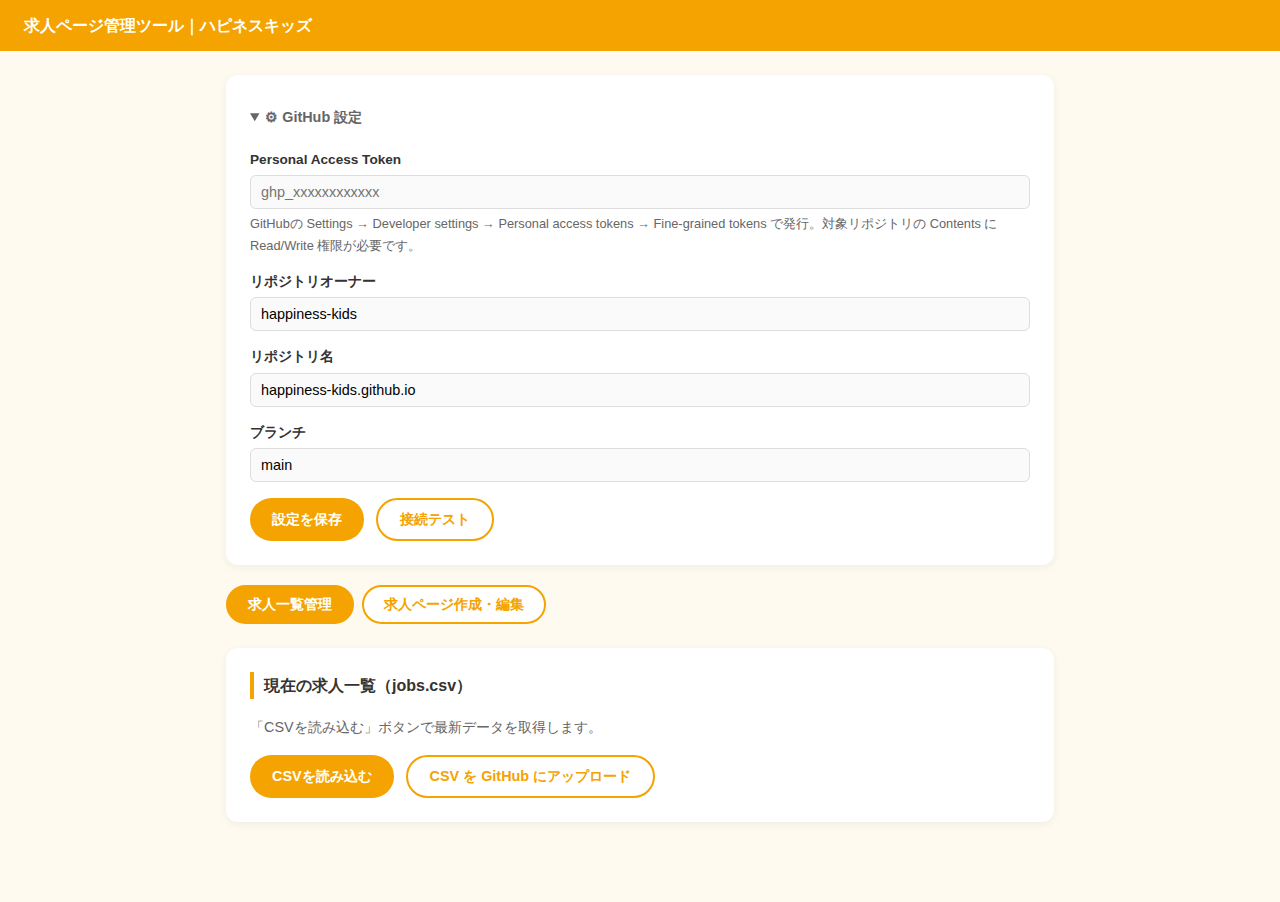
<file: tools/job-generator.html>
<!DOCTYPE html>
<!-- tools/job-generator.html
     求人ページ管理ツール
     - jobs.csv の管理（GitHub API経由で取得・更新）
     - 求人詳細HTMLページの生成・ダウンロード
-->
<html lang="ja">
<head>
<meta charset="UTF-8">
<meta name="viewport" content="width=device-width, initial-scale=1.0">
<title>求人ページ管理ツール | ハピネスキッズ</title>
<style>
:root {
  --main: #ffe114;
  --accent: #f4a300;
  --bg: #fffaf0;
  --text: #333;
  --sub: #666;
  --border: #ddd;
  --card-bg: #fff;
  --danger: #e53935;
  --success: #2e7d32;
}
* { box-sizing: border-box; }
body {
  margin: 0;
  font-family: "BIZ UDPGothic", "Meiryo", sans-serif;
  background: var(--bg);
  color: var(--text);
  line-height: 1.7;
}
header {
  background: var(--accent);
  color: #fff;
  padding: 12px 24px;
  font-size: 1rem;
  font-weight: bold;
}
.wrap {
  max-width: 860px;
  margin: 0 auto;
  padding: 24px 16px 60px;
}

/* ---- タブ ---- */
.tabs {
  display: flex;
  gap: 8px;
  margin-bottom: 24px;
}
.tab-btn {
  padding: 8px 20px;
  border: 2px solid var(--accent);
  border-radius: 999px;
  background: #fff;
  color: var(--accent);
  font-weight: bold;
  cursor: pointer;
  font-size: 0.9rem;
  transition: .2s;
}
.tab-btn.active, .tab-btn:hover {
  background: var(--accent);
  color: #fff;
}

.tab-panel { display: none; }
.tab-panel.active { display: block; }

/* ---- カード ---- */
.card {
  background: var(--card-bg);
  border-radius: 12px;
  padding: 24px;
  margin-bottom: 20px;
  box-shadow: 0 2px 8px rgba(0,0,0,.06);
}
.card h2 {
  margin: 0 0 16px;
  font-size: 1rem;
  border-left: 4px solid var(--accent);
  padding-left: 10px;
}

/* ---- フォーム ---- */
label {
  display: block;
  font-size: 0.85rem;
  font-weight: bold;
  margin-bottom: 4px;
  margin-top: 14px;
}
label:first-of-type { margin-top: 0; }
input[type="text"],
input[type="date"],
input[type="number"],
input[type="password"],
textarea,
select {
  width: 100%;
  padding: 8px 10px;
  border: 1px solid var(--border);
  border-radius: 6px;
  font-size: 0.9rem;
  font-family: inherit;
  background: #fafafa;
}
textarea { resize: vertical; min-height: 80px; }
.row2 {
  display: grid;
  grid-template-columns: 1fr 1fr;
  gap: 12px;
}
@media (max-width: 600px) { .row2 { grid-template-columns: 1fr; } }

/* ---- ボタン ---- */
.btn {
  display: inline-block;
  padding: 10px 22px;
  border: none;
  border-radius: 999px;
  font-weight: bold;
  cursor: pointer;
  font-size: 0.9rem;
  transition: .2s;
}
.btn-primary { background: var(--accent); color: #fff; }
.btn-primary:hover { opacity: .85; }
.btn-primary:disabled { background: #ccc; cursor: not-allowed; }
.btn-sub { background: #fff; color: var(--accent); border: 2px solid var(--accent); }
.btn-sub:hover { background: var(--accent); color: #fff; }
.btn-danger { background: #fff; color: var(--danger); border: 2px solid var(--danger); font-size: 0.8rem; padding: 4px 12px; }
.btn-danger:hover { background: var(--danger); color: #fff; }
.btn-group { display: flex; gap: 12px; flex-wrap: wrap; margin-top: 16px; }

/* ---- 求人リスト ---- */
.job-table {
  width: 100%;
  border-collapse: collapse;
  font-size: 0.88rem;
}
.job-table th {
  background: #fff8e6;
  border: 1px solid #e8ddc8;
  padding: 8px 10px;
  text-align: left;
}
.job-table td {
  border: 1px solid #e8ddc8;
  padding: 8px 10px;
  vertical-align: middle;
}
.job-table tr.expired td { color: #aaa; }

/* ---- メッセージ ---- */
.msg {
  padding: 10px 14px;
  border-radius: 6px;
  font-size: 0.88rem;
  margin-bottom: 12px;
  display: none;
}
.msg.show { display: block; }
.msg.ok { background: #e8f5e9; color: var(--success); border: 1px solid #a5d6a7; }
.msg.err { background: #ffebee; color: var(--danger); border: 1px solid #ef9a9a; }

/* ---- 設定 ---- */
details summary {
  cursor: pointer;
  font-weight: bold;
  font-size: 0.9rem;
  color: var(--sub);
  padding: 6px 0;
}
.setting-note {
  font-size: 0.8rem;
  color: var(--sub);
  margin-top: 4px;
}
</style>
</head>
<body>

<header>求人ページ管理ツール｜ハピネスキッズ</header>

<div class="wrap">

  <!-- GitHub設定 -->
  <div class="card">
    <details id="settings-detail">
      <summary>⚙ GitHub 設定</summary>
      <div style="margin-top:12px;">
        <label>Personal Access Token</label>
        <input type="password" id="gh-token" placeholder="ghp_xxxxxxxxxxxx">
        <p class="setting-note">GitHubの Settings → Developer settings → Personal access tokens → Fine-grained tokens で発行。対象リポジトリの Contents に Read/Write 権限が必要です。</p>
        <label>リポジトリオーナー</label>
        <input type="text" id="gh-owner" value="happiness-kids">
        <label>リポジトリ名</label>
        <input type="text" id="gh-repo" value="happiness-kids.github.io">
        <label>ブランチ</label>
        <input type="text" id="gh-branch" value="main">
        <div class="btn-group">
          <button class="btn btn-primary" onclick="saveSettings()">設定を保存</button>
          <button class="btn btn-sub" onclick="testConnection()">接続テスト</button>
        </div>
        <div id="msg-settings" class="msg"></div>
      </div>
    </details>
  </div>

  <!-- タブ -->
  <div class="tabs">
    <button class="tab-btn active" onclick="switchTab('tab-list', this)">求人一覧管理</button>
    <button class="tab-btn" onclick="switchTab('tab-form', this)">求人ページ作成・編集</button>
  </div>

  <!-- ========== タブ1: 求人一覧管理 ========== -->
  <div id="tab-list" class="tab-panel active">

    <div class="card">
      <h2>現在の求人一覧（jobs.csv）</h2>
      <div id="msg-list" class="msg"></div>
      <div id="job-list-area">
        <p style="color:var(--sub);font-size:.9rem;">「CSVを読み込む」ボタンで最新データを取得します。</p>
      </div>
      <div class="btn-group">
        <button class="btn btn-primary" onclick="loadCSV()">CSVを読み込む</button>
        <button class="btn btn-sub" id="btn-upload-csv" onclick="uploadCSV()" disabled>CSV を GitHub にアップロード</button>
      </div>
    </div>

  </div>

  <!-- ========== タブ2: 求人ページ作成・編集 ========== -->
  <div id="tab-form" class="tab-panel">

    <div class="card">
      <h2>基本情報</h2>
      <label>募集職種名 <span style="color:red">*</span></label>
      <input type="text" id="f-title" placeholder="例：保育士・児童指導員（パート）">

      <label>ファイル名 <span style="color:red">*</span>（拡張子 .html は不要）</label>
      <input type="text" id="f-filename" placeholder="例：job-hoikushi-jidoushidouin">

      <label>一覧カード用コメント <span style="color:red">*</span></label>
      <input type="text" id="f-comment" placeholder="例：放課後等デイサービスでの児童支援業務です。">

      <div class="row2">
        <div>
          <label>掲載開始日 <span style="color:red">*</span></label>
          <input type="date" id="f-start">
        </div>
        <div>
          <label>掲載終了日 <span style="color:red">*</span></label>
          <input type="date" id="f-end">
        </div>
      </div>

      <div class="row2">
        <div>
          <label>雇用形態</label>
          <select id="f-employment">
            <option value="PART_TIME">パート・アルバイト</option>
            <option value="FULL_TIME">正社員</option>
            <option value="CONTRACTOR">契約社員</option>
          </select>
        </div>
        <div>
          <label>雇用形態（表示名）</label>
          <input type="text" id="f-employment-label" placeholder="例：パート">
        </div>
      </div>
    </div>

    <div class="card">
      <h2>給与・勤務条件</h2>
      <div class="row2">
        <div>
          <label>時給・下限（円）</label>
          <input type="number" id="f-salary-min" placeholder="1050">
        </div>
        <div>
          <label>時給・上限（円）</label>
          <input type="number" id="f-salary-max" placeholder="1200">
        </div>
      </div>

      <label>給与補足（賞与・手当など）</label>
      <input type="text" id="f-salary-note" placeholder="例：処遇改善手当として、賞与年2回（計1.5か月分程度）支給実績あり">

      <label>勤務時間</label>
      <textarea id="f-hours" placeholder="例：平日：13:00〜18:30の間で4時間以上&#10;土曜：8:30〜17:30の間で4〜8時間"></textarea>

      <label>休日・休暇</label>
      <textarea id="f-holidays" placeholder="例：日曜・祝日、年末年始（12月29日〜1月3日）&#10;週休2日"></textarea>
    </div>

    <div class="card">
      <h2>仕事内容・応募条件</h2>
      <label>ページ冒頭の紹介文</label>
      <textarea id="f-intro" rows="4" placeholder="例：ハピネスキッズは、子どもたち一人ひとりのペースを大切にしながら…"></textarea>

      <label>仕事内容</label>
      <textarea id="f-job-content" placeholder="例：・子どもたちの見守り、声かけ、活動サポート&#10;・日常生活や遊びを通じた自立支援&#10;・簡単な記録業務&#10;・送迎業務（社用車を使用）"></textarea>

      <label>応募資格</label>
      <input type="text" id="f-requirements" placeholder="例：保育士資格 または 児童指導員任用資格">

      <label>歓迎条件</label>
      <textarea id="f-preferred" placeholder="例：・保育士経験5年以上の方&#10;・発達障がい児支援の経験がある方"></textarea>
    </div>

    <div class="card">
      <h2>アクション</h2>
      <div id="msg-form" class="msg"></div>
      <p style="font-size:.85rem;color:var(--sub);">
        ファイル名・開始日・終了日・職種名・コメントを入力すると操作できます。
      </p>
      <div class="btn-group">
        <button class="btn btn-primary" id="btn-dl" onclick="downloadHTML()" disabled>HTMLをダウンロード</button>
        <button class="btn btn-sub" id="btn-add-csv" onclick="addToCSV()" disabled>jobs.csv に追加</button>
      </div>
    </div>

  </div><!-- /tab-form -->

</div><!-- /wrap -->

<script>
/* =====================================================
   設定管理
===================================================== */
function saveSettings() {
  const token = document.getElementById("gh-token").value.trim();
  if (!token) {
    showMsg("msg-settings", "トークンが入力されていません。貼り付けを確認してください。", "err");
    return;
  }
  localStorage.setItem("gh_token",  token);
  localStorage.setItem("gh_owner",  document.getElementById("gh-owner").value.trim());
  localStorage.setItem("gh_repo",   document.getElementById("gh-repo").value.trim());
  localStorage.setItem("gh_branch", document.getElementById("gh-branch").value.trim());
  showMsg("msg-settings", "設定を保存しました。", "ok");
}

function loadSettings() {
  const set = (id, key) => {
    const v = localStorage.getItem(key);
    if (v) document.getElementById(id).value = v;
  };
  set("gh-token",  "gh_token");
  set("gh-owner",  "gh_owner");
  set("gh-repo",   "gh_repo");
  set("gh-branch", "gh_branch");
}

function getSettings() {
  return {
    token:  localStorage.getItem("gh_token")  || "",
    owner:  localStorage.getItem("gh_owner")  || "happiness-kids",
    repo:   localStorage.getItem("gh_repo")   || "happiness-kids.github.io",
    branch: localStorage.getItem("gh_branch") || "main",
  };
}

/* =====================================================
   GitHub API ヘルパー
===================================================== */
async function ghGetFile(path) {
  const { token, owner, repo, branch } = getSettings();
  const url = `https://api.github.com/repos/${owner}/${repo}/contents/${path}?ref=${branch}`;
  const res = await fetch(url, {
    headers: {
      Authorization: `Bearer ${token}`,
      Accept: "application/vnd.github+json",
    },
  });
  if (!res.ok) throw new Error(`取得失敗: ${res.status}`);
  return res.json(); // { content, sha, ... }
}

async function ghPutFile(path, content, message, sha) {
  const { token, owner, repo, branch } = getSettings();
  const url = `https://api.github.com/repos/${owner}/${repo}/contents/${path}`;
  const body = {
    message,
    content: btoa(unescape(encodeURIComponent(content))),
    branch,
  };
  if (sha) body.sha = sha;
  const res = await fetch(url, {
    method: "PUT",
    headers: {
      Authorization: `Bearer ${token}`,
      Accept: "application/vnd.github+json",
      "Content-Type": "application/json",
    },
    body: JSON.stringify(body),
  });
  if (!res.ok) {
    const err = await res.json().catch(() => ({}));
    throw new Error(err.message || `アップロード失敗: ${res.status}`);
  }
  return res.json();
}

async function testConnection() {
  showMsg("msg-settings", "接続確認中…", "ok");
  try {
    const { token, owner, repo } = getSettings();
    const res = await fetch(`https://api.github.com/repos/${owner}/${repo}`, {
      headers: { Authorization: `Bearer ${token}` },
    });
    if (res.ok) {
      showMsg("msg-settings", "接続成功しました！", "ok");
    } else {
      showMsg("msg-settings", `接続失敗: ${res.status} — トークンやリポジトリ名を確認してください。`, "err");
    }
  } catch (e) {
    showMsg("msg-settings", "エラー: " + e.message, "err");
  }
}

/* =====================================================
   CSV 管理
===================================================== */
let csvRows    = [];  // ヘッダー除く行データ
let csvSha     = "";  // GitHub上のSHA
const CSV_PATH = "assets/csv/jobs.csv";
const CSV_HEADER = "掲載開始日,掲載終了日,募集職種名,リンク先ファイル名,コメント";

async function loadCSV() {
  showMsg("msg-list", "読み込み中…", "ok");
  try {
    const file = await ghGetFile(CSV_PATH);
    csvSha = file.sha;
    const text = decodeURIComponent(escape(atob(file.content.replace(/\n/g, ""))));
    csvRows = parseCSV(text);
    renderJobList();
    showMsg("msg-list", "CSVを読み込みました。", "ok");
    document.getElementById("btn-upload-csv").disabled = false;
  } catch (e) {
    showMsg("msg-list", "読み込みエラー: " + e.message, "err");
  }
}

async function uploadCSV() {
  showMsg("msg-list", "アップロード中…", "ok");
  try {
    const content = buildCSVText();
    await ghPutFile(CSV_PATH, content, "jobs.csv を更新", csvSha);
    showMsg("msg-list", "jobs.csv をアップロードしました！", "ok");
    // SHA を再取得
    const file = await ghGetFile(CSV_PATH);
    csvSha = file.sha;
  } catch (e) {
    showMsg("msg-list", "アップロードエラー: " + e.message, "err");
  }
}

function buildCSVText() {
  const lines = [CSV_HEADER];
  csvRows.forEach((r) => {
    lines.push([
      r.start, r.end, csvQuote(r.title), r.filename, csvQuote(r.comment)
    ].join(","));
  });
  return lines.join("\n") + "\n";
}

function csvQuote(str) {
  if (str.includes(",") || str.includes('"') || str.includes("\n")) {
    return '"' + str.replace(/"/g, '""') + '"';
  }
  return str;
}

function renderJobList() {
  const area = document.getElementById("job-list-area");
  if (csvRows.length === 0) {
    area.innerHTML = '<p style="color:var(--sub);font-size:.9rem;">求人データがありません。</p>';
    return;
  }
  const today = new Date(); today.setHours(0,0,0,0);
  let html = '<table class="job-table"><thead><tr><th>開始日</th><th>終了日</th><th>職種名</th><th>ファイル名</th><th>操作</th></tr></thead><tbody>';
  csvRows.forEach((r, i) => {
    const end = new Date(r.end); end.setHours(23,59,59,999);
    const expired = today > end;
    html += `<tr class="${expired ? "expired" : ""}">
      <td>${r.start}</td>
      <td>${r.end}</td>
      <td>${r.title}</td>
      <td>${r.filename}</td>
      <td>
        <button class="btn btn-sub" style="font-size:.78rem;padding:4px 10px;" onclick="editRow(${i})">編集</button>
        <button class="btn btn-danger" onclick="deleteRow(${i})">削除</button>
      </td>
    </tr>`;
  });
  html += '</tbody></table>';
  if (csvRows.some((r) => { const e = new Date(r.end); e.setHours(23,59,59,999); return today > e; })) {
    html += '<p style="font-size:.8rem;color:var(--sub);margin-top:8px;">グレー表示は掲載終了済みです。</p>';
  }
  area.innerHTML = html;
}

function deleteRow(i) {
  if (!confirm(`「${csvRows[i].title}」を削除しますか？`)) return;
  csvRows.splice(i, 1);
  renderJobList();
  showMsg("msg-list", "削除しました。「CSV を GitHub にアップロード」で保存してください。", "ok");
}

function editRow(i) {
  const r = csvRows[i];
  switchTab("tab-form", document.querySelectorAll(".tab-btn")[1]);
  document.getElementById("f-title").value    = r.title;
  document.getElementById("f-filename").value = r.filename.replace(/\.html$/, "");
  document.getElementById("f-comment").value  = r.comment;
  document.getElementById("f-start").value    = r.start;
  document.getElementById("f-end").value      = r.end;
  checkFormReady();
  showMsg("msg-form", "CSVから読み込みました。内容を確認・編集してください。", "ok");
}

/* =====================================================
   フォーム → HTML 生成
===================================================== */
function getFormValues() {
  return {
    title:           document.getElementById("f-title").value.trim(),
    filename:        document.getElementById("f-filename").value.trim(),
    comment:         document.getElementById("f-comment").value.trim(),
    start:           document.getElementById("f-start").value,
    end:             document.getElementById("f-end").value,
    employment:      document.getElementById("f-employment").value,
    employmentLabel: document.getElementById("f-employment-label").value.trim() || "パート",
    salaryMin:       document.getElementById("f-salary-min").value,
    salaryMax:       document.getElementById("f-salary-max").value,
    salaryNote:      document.getElementById("f-salary-note").value.trim(),
    hours:           document.getElementById("f-hours").value.trim(),
    holidays:        document.getElementById("f-holidays").value.trim(),
    intro:           document.getElementById("f-intro").value.trim(),
    jobContent:      document.getElementById("f-job-content").value.trim(),
    requirements:    document.getElementById("f-requirements").value.trim(),
    preferred:       document.getElementById("f-preferred").value.trim(),
  };
}

function checkFormReady() {
  const v = getFormValues();
  const ok = v.title && v.filename && v.comment && v.start && v.end;
  document.getElementById("btn-dl").disabled     = !ok;
  document.getElementById("btn-add-csv").disabled = !ok;
}

// 入力監視
["f-title","f-filename","f-comment","f-start","f-end"].forEach((id) => {
  document.getElementById(id).addEventListener("input", checkFormReady);
});

// 職種名からファイル名を自動生成（英数字以外はハイフンに）
document.getElementById("f-title").addEventListener("blur", () => {
  const fnField = document.getElementById("f-filename");
  if (fnField.value !== "") return;
  // ひらがな・カタカナ・漢字はローマ字変換できないので空のまま
});

function nl2br(str) {
  return str.replace(/\n/g, "<br>\n");
}

function generateHTML(v) {
  const salaryRange = (v.salaryMin && v.salaryMax)
    ? `時給 ${Number(v.salaryMin).toLocaleString()}円 〜 ${Number(v.salaryMax).toLocaleString()}円`
    : (v.salaryMin ? `時給 ${Number(v.salaryMin).toLocaleString()}円〜` : "応相談");

  const jsonLdSalary = (v.salaryMin && v.salaryMax) ? `
  "baseSalary": {
    "@type": "MonetaryAmount",
    "currency": "JPY",
    "value": {
      "@type": "QuantitativeValue",
      "minValue": ${v.salaryMin},
      "maxValue": ${v.salaryMax},
      "unitText": "HOUR"
    }
  },` : "";

  const intro = v.intro || "ハピネスキッズでは、子どもたちの成長を一緒に支えるスタッフを募集しています。";
  const description = v.intro || v.comment || "放課後等デイサービス ハピネスキッズでの児童支援業務です。";

  return `<!DOCTYPE html>
<!-- recruit/${v.filename}.html 自動生成 -->
<html lang="ja">
<head>
<meta charset="UTF-8">
<meta name="viewport" content="width=device-width, initial-scale=1.0">
<title>${v.title}｜ハピネスキッズ採用情報</title>
<link rel="stylesheet" href="../assets/css/common.css">

<!-- Google しごと検索用 構造化データ -->
<script type="application/ld+json">
{
  "@context": "https://schema.org",
  "@type": "JobPosting",
  "title": "${v.title}",
  "description": "${description.replace(/"/g, '\\"')}",
  "employmentType": "${v.employment}",
  "datePosted": "${v.start}",
  "validThrough": "${v.end}",
  "hiringOrganization": {
    "@type": "Organization",
    "name": "合同会社足人"
  },
  "jobLocation": {
    "@type": "Place",
    "address": {
      "@type": "PostalAddress",
      "postalCode": "780-0931",
      "addressCountry": "JP",
      "addressRegion": "高知県",
      "addressLocality": "高知市",
      "streetAddress": "玉水町5 岩貞ビル"
    }
  }${jsonLdSalary}
}
<\/script>
</head>
<body>

<!-- ヘッダー -->
<header class="site-header">
  <div class="site-header-inner">
    <img src="../assets/images/icon.png" class="site-icon" alt="">
    <span class="site-title">放課後等デイサービス　ハピネスキッズ</span>
  </div>
</header>

<!-- 紹介文 -->
<section class="recruit-detail-intro">
  <h1>${v.title}</h1>
  <p>${nl2br(intro)}</p>
</section>

<!-- 仕事内容 -->
${v.jobContent ? `<section class="recruit-detail-section">
  <h2>仕事内容</h2>
  <table class="recruit-table">
    <tr>
      <th>業務内容</th>
      <td>${nl2br(v.jobContent)}</td>
    </tr>
  </table>
</section>` : ""}

<!-- 応募・勤務条件 -->
<section class="recruit-detail-section">
  <h2>応募条件・勤務条件</h2>
  <table class="recruit-table">
    ${v.requirements ? `<tr><th>応募資格</th><td>${v.requirements}</td></tr>` : ""}
    ${v.preferred ? `<tr><th>歓迎条件</th><td>${nl2br(v.preferred)}</td></tr>` : ""}
    ${v.hours ? `<tr><th>勤務時間</th><td>${nl2br(v.hours)}</td></tr>` : ""}
    ${v.holidays ? `<tr><th>休日・休暇</th><td>${nl2br(v.holidays)}</td></tr>` : ""}
    <tr>
      <th>給与</th>
      <td>
        ${salaryRange}
        ${v.salaryNote ? `<div class="recruit-note">※${v.salaryNote}</div>` : ""}
      </td>
    </tr>
    <tr>
      <th>勤務地</th>
      <td>
        〒780-0931<br>
        高知県高知市玉水町5 岩貞ビル<br>
        放課後等デイサービス ハピネスキッズ
      </td>
    </tr>
  </table>
</section>

<!-- 応募方法 -->
<section class="recruit-apply">
  <h2>応募方法</h2>
  <p>
    <a href="mailto:mail@happiness-kids.net?subject=求人応募について（${encodeURIComponent(v.title)}）" class="button-link">
      メールで応募する
    </a>
  </p>
  <p class="recruit-apply-phone">
    お電話でのお問い合わせ：<a href="tel:0888248810">088-824-8810</a>
  </p>
  <p class="recruit-note">担当：豊永</p>
</section>

<!-- フッターリンク -->
<section class="footer-nav">
  <a href="./" class="footer-button">採用情報</a>
</section>

<!-- フッター -->
<footer class="site-footer">
  <p>&copy; ハピネスキッズ</p>
</footer>

</body>
</html>
`;
}

function downloadHTML() {
  const v = getFormValues();
  if (!v.title || !v.filename) {
    showMsg("msg-form", "職種名とファイル名は必須です。", "err");
    return;
  }
  const html = generateHTML(v);
  const blob = new Blob([html], { type: "text/html;charset=utf-8" });
  const a = document.createElement("a");
  a.href = URL.createObjectURL(blob);
  a.download = v.filename + ".html";
  a.click();
  showMsg("msg-form", `「${v.filename}.html」をダウンロードしました。recruit/ フォルダに配置してください。`, "ok");
}

function addToCSV() {
  const v = getFormValues();
  const filename = v.filename.endsWith(".html") ? v.filename : v.filename + ".html";

  // 重複チェック
  const dup = csvRows.findIndex((r) => r.filename === filename);
  if (dup >= 0) {
    if (!confirm(`「${filename}」はすでにCSVにあります。上書きしますか？`)) return;
    csvRows.splice(dup, 1);
  }

  csvRows.push({
    start:    v.start,
    end:      v.end,
    title:    v.title,
    filename: filename,
    comment:  v.comment,
  });

  // タブを一覧に切り替えて表示
  switchTab("tab-list", document.querySelectorAll(".tab-btn")[0]);
  renderJobList();
  document.getElementById("btn-upload-csv").disabled = false;
  showMsg("msg-list", `「${v.title}」をCSVに追加しました。「CSV を GitHub にアップロード」で保存してください。`, "ok");
}

/* =====================================================
   CSVパーサー
===================================================== */
function parseCSV(text) {
  const lines = text.trim().split(/\r?\n/);
  if (lines.length < 2) return [];
  return lines.slice(1)
    .filter((l) => l.trim() !== "")
    .map((l) => {
      const cols = splitCSVLine(l);
      return {
        start:    cols[0] || "",
        end:      cols[1] || "",
        title:    cols[2] || "",
        filename: cols[3] || "",
        comment:  cols[4] || "",
      };
    });
}

function splitCSVLine(line) {
  const result = [];
  let cur = "", inQ = false;
  for (let i = 0; i < line.length; i++) {
    const ch = line[i];
    if (ch === '"') {
      if (inQ && line[i+1] === '"') { cur += '"'; i++; }
      else inQ = !inQ;
    } else if (ch === "," && !inQ) {
      result.push(cur); cur = "";
    } else {
      cur += ch;
    }
  }
  result.push(cur);
  return result;
}

/* =====================================================
   UI ヘルパー
===================================================== */
function switchTab(id, btn) {
  document.querySelectorAll(".tab-panel").forEach((p) => p.classList.remove("active"));
  document.querySelectorAll(".tab-btn").forEach((b) => b.classList.remove("active"));
  document.getElementById(id).classList.add("active");
  btn.classList.add("active");
}

function showMsg(id, text, type) {
  const el = document.getElementById(id);
  el.textContent = text;
  el.className = `msg ${type} show`;
}

/* =====================================================
   初期化
===================================================== */
loadSettings();

// トークンが未設定なら設定パネルを開く
if (!localStorage.getItem("gh_token")) {
  document.getElementById("settings-detail").open = true;
}
</script>
</body>
</html>
</file>
<file: assets/css/common.css>
@charset "UTF-8";

/* =====================================================
   ハピネスキッズ common.css
   構造整理版 v3.0
   （機能は変更せず、レイヤー再構成のみ）
===================================================== */


/* =====================================================
   01 Base / Reset
===================================================== */

:root {
  --main-color: #ffe114;
  --accent-color: #f4a300;
  --text-color: #333;
  --sub-text: #666;
  --bg-color: #fff1d6;

  --radius-card: 16px;
  --radius-large: 20px;
}

* { box-sizing: border-box; }

html, body {
  margin:0;
  padding:0;
  font-family:"BIZ UDPGothic","BIZ UDゴシック","Meiryo","Hiragino Kaku Gothic ProN",sans-serif;
  color:var(--text-color);
  background-color:var(--bg-color);
  line-height:1.8;
  overflow-x:hidden;
}

img{
  max-width:100%;
  height:auto;
  display:block;
}

section{
  max-width:960px;
  margin:0 auto;
  padding:48px 24px;
}


/* =====================================================
   02 Layout (全ページ共通構造)
===================================================== */

/* =====================
   Header
===================== */

.site-header{
  background:var(--accent-color);
  padding:8px 16px;
}

.site-header-inner{
  max-width:960px;
  margin:0 auto;
  display:flex;
  align-items:center;
  gap:8px;
}

.site-header img.site-icon{
  width:24px !important;
  height:24px !important;
  object-fit:contain;
  flex-shrink:0;
}

.site-title{
  font-size:.95rem;
  color:#fff;
  font-weight:bold;
}


/* =====================
   Footer
===================== */

.footer-links{
  display:flex;
  justify-content:center;
  gap:18px;
  flex-wrap:wrap;
  margin-top:8px;
}

.footer-links a{
  display:inline-block;
  font-size:.78rem;
  color:var(--accent-color);
  text-decoration:none;
  padding:6px 14px;
  border:1.5px solid var(--accent-color);
  border-radius:999px;
  background:#fff;
  transition:.2s;
}

.footer-links a:hover{
  background:var(--accent-color);
  color:#fff;
}

.site-footer{
  text-align:center;
  padding:4px 0;
  font-size:.68rem;
  letter-spacing:.05em;
  color:#fff;
  background:var(--accent-color);
}

.site-footer p{ margin:0; }


/* =====================================================
   03 Components (再利用可能UI)
===================================================== */

/* =====================
   Button
===================== */

.button-link{
  display:inline-block;
  margin:16px auto 0;
  padding:12px 28px;
  background:var(--accent-color);
  color:#fff;
  text-decoration:none;
  border-radius:999px;
  font-weight:bold;
}

.button-link.sub{
  background:transparent;
  color:var(--accent-color);
  border:2px solid var(--accent-color);
}


/* =====================================================
   04 Utilities
   （現時点では未使用。将来追加用）
===================================================== */


/* =====================================================
   05 Page - index
===================================================== */

/* =====================
   Hero
===================== */

.index-hero{
  position:relative;
  width:100vw;
  margin:0;
  padding:0;
  max-width:none;
  overflow:hidden;
  left:50%;
  margin-left:-50vw;
}

.index-hero-image{ width:100vw; }

.index-hero-catch{
  position:absolute;
  top:54%;
  left:50%;
  transform:translateX(-50%);
  width:78%;
  max-width:820px;
  z-index:10;
}

.index-hero-note{
  max-width:720px;
  margin:16px auto 8px;
  padding:12px 24px;
  text-align:center;
}

.index-hero-note p{ margin:0; }


/* =====================
   Intro
===================== */

.index-intro{
  background:#fff;
  border-radius:var(--radius-large);
  max-width:720px;
  margin:24px auto 0;
  padding:40px 28px;
}

.index-intro-inner{
  display:flex;
  flex-direction:column;
  gap:16px;
}

.index-intro h2{ margin-top:0; }


/* =====================
   Pillars
===================== */

.index-pillars{
  padding-top:32px;
  padding-bottom:32px;
}

.index-pillars > h2{
  text-align:center;
  margin:0 0 20px;
}

.index-pillar-cards{
  display:grid;
  grid-template-columns:repeat(3,1fr);
  gap:24px;
}

.index-pillar{
  background:#fff;
  border-radius:var(--radius-card);
  padding:24px 20px;
  box-shadow:0 4px 12px rgba(0,0,0,.04);
}

.index-pillar h3{
  font-size:1.1rem;
  margin-bottom:12px;
}


/* =====================
   About導線（index内）
===================== */

.index-about-link{
  background:#fff;
  border:2px solid var(--accent-color);
  border-radius:var(--radius-large);
  padding:32px 24px;
  text-align:center;
  margin:24px auto 0;
  max-width:720px;
}

.index-about-lead{
  margin:0 0 8px;
  font-size:1rem;
}

.index-about-sub{
  margin:8px 0 0;
  font-size:.9rem;
  color:var(--sub-text);
  display:none;
}


/* =====================
   Top CTA（index専用）
===================== */

.index-contact-cta{
  background:linear-gradient(180deg,#fff 0%,#fff7e7 100%);
  border-radius:var(--radius-large);
  box-shadow:0 16px 34px rgba(0,0,0,.12);
  border:3px solid var(--accent-color);
  text-align:center;
  padding:52px 24px;
  max-width:720px;
  margin:56px auto 48px;
}

img.index-contact-cta-icon{
  width:72px;
  margin:0 auto 22px;
}


/* =====================================================
   06 Page - about
===================================================== */

/* =====================
   共通セクション土台
===================== */

.about-intro,
.about-pillars,
.about-relationship,
.about-parents,
.about-future,
.about-cta,
.about-daily-flow,
.about-overview,
.about-program,
.about-staff,
.about-access,
.about-instagram,
.about-footer-links{
  background:#fff;
  border-radius:var(--radius-large);
  margin-bottom:40px;
  padding:40px 28px; /* indexとPC余白を統一 */
}

.about-intro{
  margin-top:32px; /* ヘッダー帯との間に呼吸をつくる */
}

.about-intro h1{
  margin-top:0;
  line-height:1.5;
  font-size:1.5rem; /* 控えめで洗練されたサイズ（PC） */
  font-weight:600;
}

.about-intro-header{
  display:flex;
  align-items:center;
  gap:16px;
  margin-bottom:24px;
}

.about-intro-icon{
  width:64px;
  height:auto;
}

/* =====================
   Pillars
===================== */

.about-pillars > h2{
  margin:0 0 24px;
  text-align:center;
}

.about-pillar{
  margin-bottom:40px;
}

.about-pillar h3{
  font-size:1.1rem; /* indexと見出しサイズを統一 */
  margin-top:0;
  margin-bottom:12px;
}

@media screen and (min-width:769px){

  .about-pillar-cards{
    display:flex;
    gap:32px;
  }

  .about-pillar{
    flex:1;
    margin-bottom:0;
  }
}

/* =====================
   CTA
===================== */

.about-cta{
  text-align:center;
  border:3px solid var(--accent-color);
  box-shadow:0 12px 28px rgba(0,0,0,.08);
}

.about-cta-button{
  display:inline-block;
  margin-top:16px;
  padding:12px 32px;
  background:var(--accent-color);
  color:#fff;
  text-decoration:none;
  border-radius:999px;
  font-weight:bold;
}

.about-cta-button:hover{
  opacity:.9;
}

/* =====================
   Daily Flow
===================== */

.about-daily-flow h3{
  margin-top:32px;
}

/* =====================
   Access
===================== */

.about-access-map{
  margin:24px 0;
  border-radius:var(--radius-card);
  overflow:hidden;
}

/* =====================
   Footer Links
===================== */

.about-footer-links{
  background:transparent;
  text-align:center;
}

.about-footer-link-item{
  margin-bottom:16px;
}

.about-button-link{
  display:inline-block;
  padding:10px 24px;
  border-radius:999px;
  text-decoration:none;
  font-weight:bold;
}

.about-button-sub{
  background:transparent;
  color:var(--accent-color);
  border:2px solid var(--accent-color);
}

.about-button-sub:hover{
  background:var(--accent-color);
  color:#fff;
}

/* =====================================================
   07 Page - contact
   （未実装）
===================================================== */


/* =====================================================
   08 Page - disclosure
   （未実装）
===================================================== */


/* =====================================================
   Responsive
===================================================== */

@media screen and (min-width:769px){

  .index-hero{ height:520px; }

  .index-hero-image{
    height:520px;
    object-fit:cover;
  }

  .index-intro-inner{
    flex-direction:row;
    align-items:center;
    gap:32px;
  }

  .index-intro-icon{
    width:110px;
    height:auto;
    flex-shrink:0;
  }
}

@media screen and (max-width:768px){

  .index-intro,
  .index-contact-cta,
  .index-about-link{
    margin-left:16px;
    margin-right:16px;
    padding:32px 20px;
  }

  .index-intro-icon{
    width:76px;
    margin:0 auto 12px;
  }

  .index-pillar-cards{
    grid-template-columns:1fr;
  }

  /* aboutページもindexと横幅を統一 */
  .about-intro,
  .about-pillars,
  .about-relationship,
  .about-parents,
  .about-future,
  .about-cta,
  .about-daily-flow,
  .about-overview,
  .about-program,
  .about-staff,
  .about-access,
  .about-instagram{
    margin-left:16px;
    margin-right:16px;
    padding:32px 20px;
  }

  /* Introヘッダーを縦並びにして自然なバランスへ */
  .about-intro-header{
    flex-direction:column;
    text-align:center;
    gap:12px;
  }

  .about-intro-icon{
    width:72px;
    margin:0 auto;
  }

  .about-intro h1{
    font-size:1.35rem; /* スマホはさらに静かに */
  }
}
</file>
